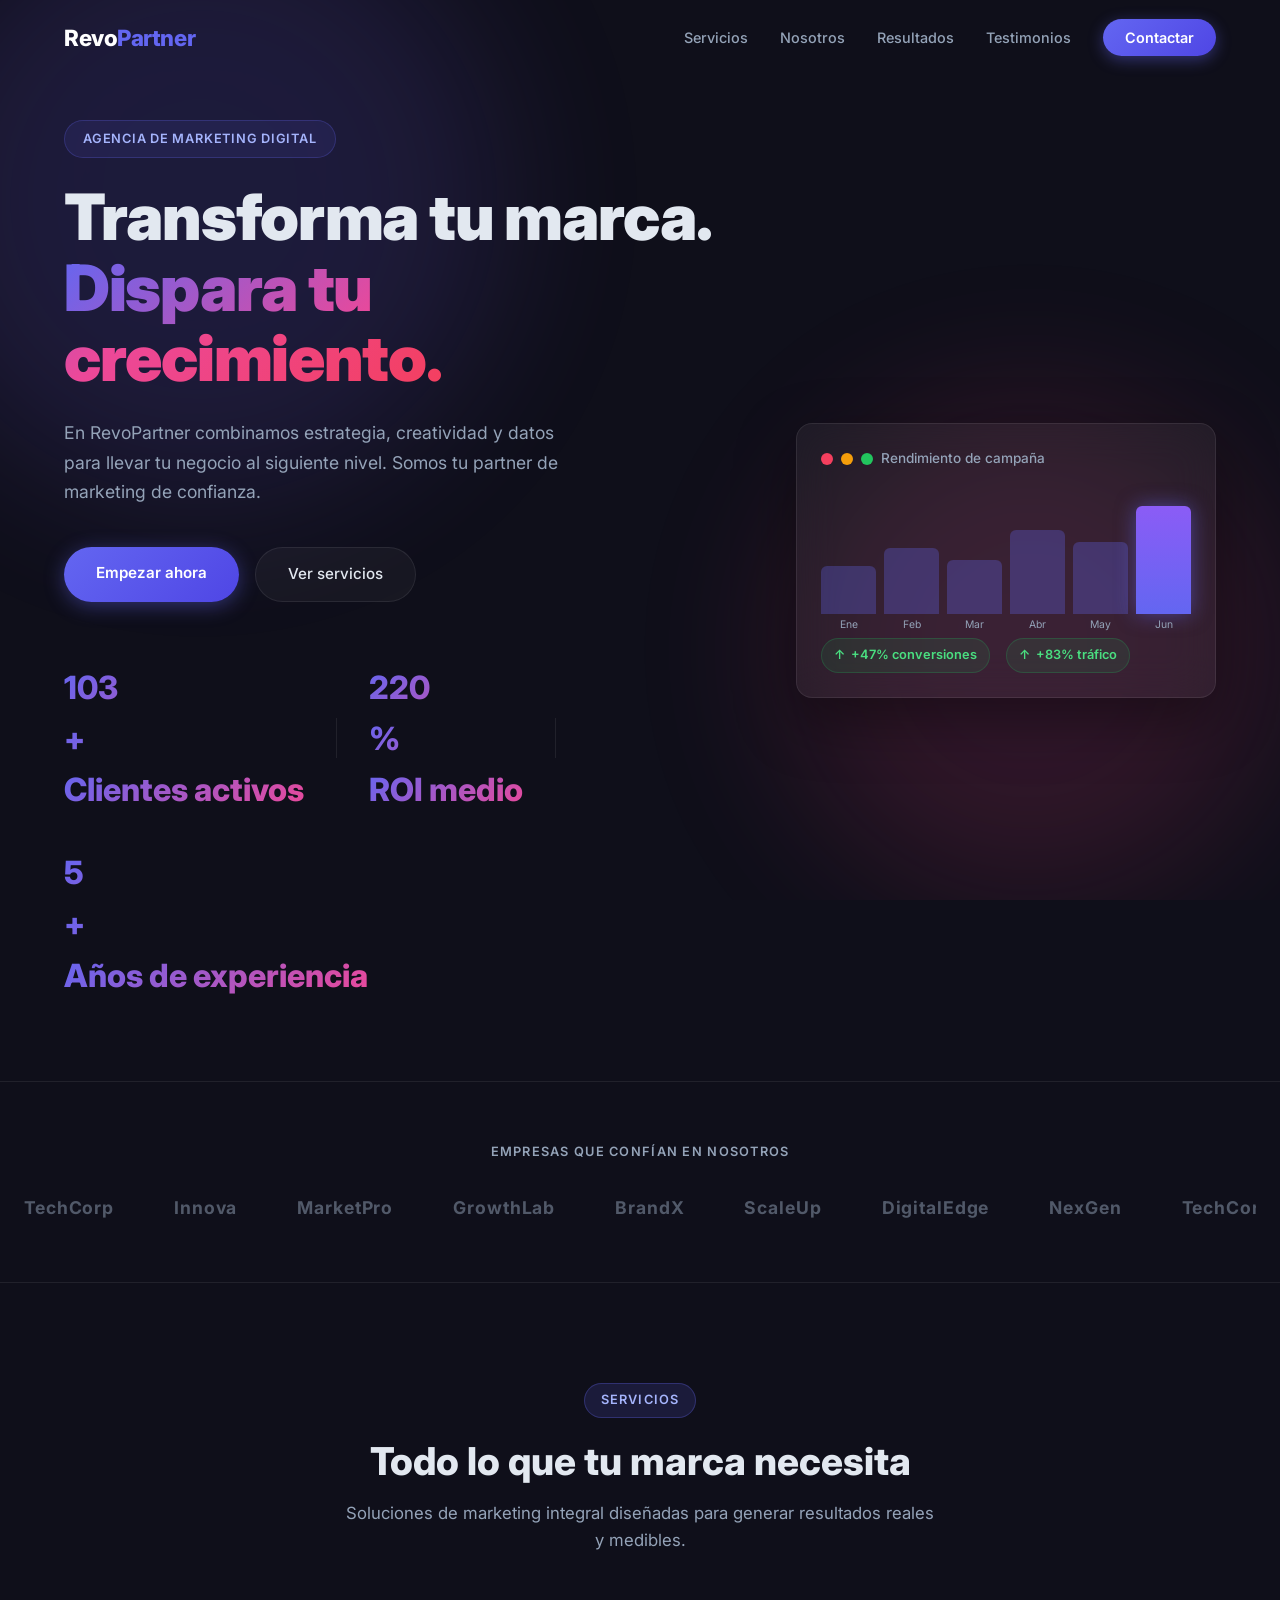
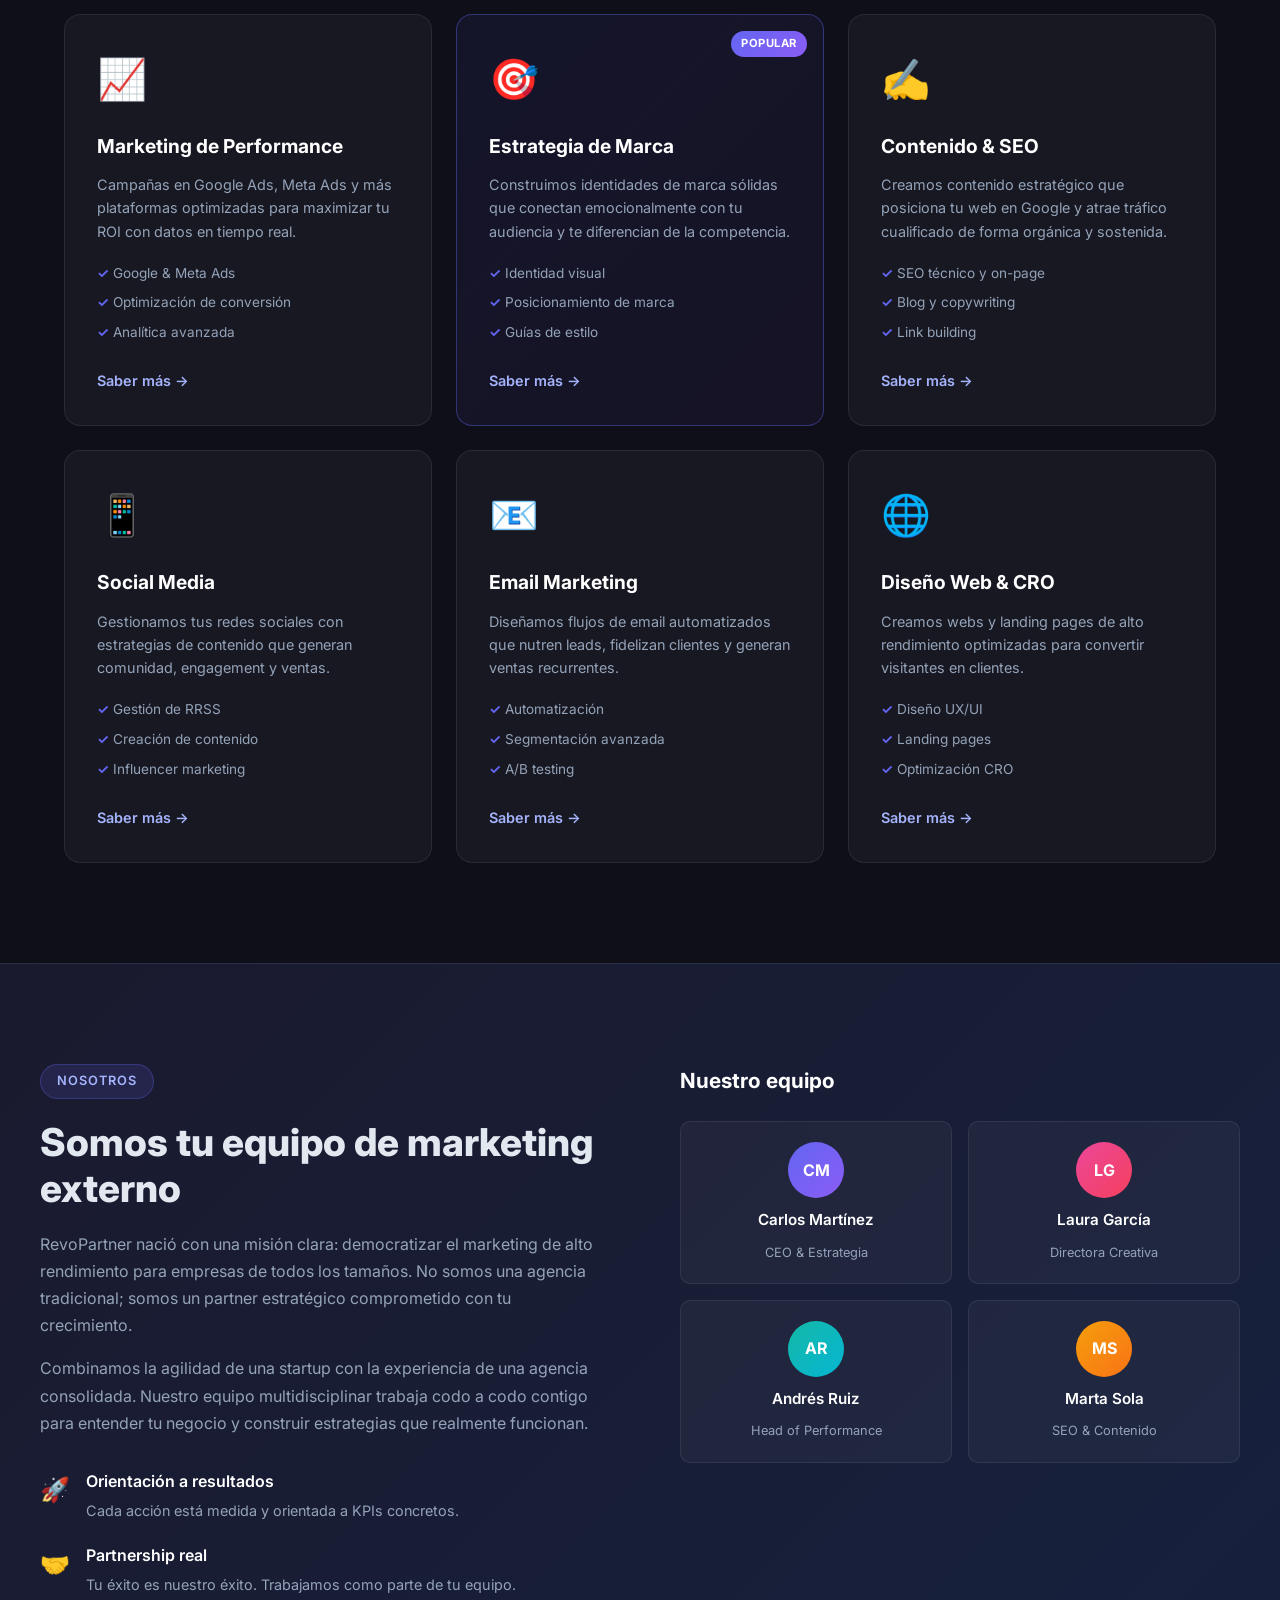
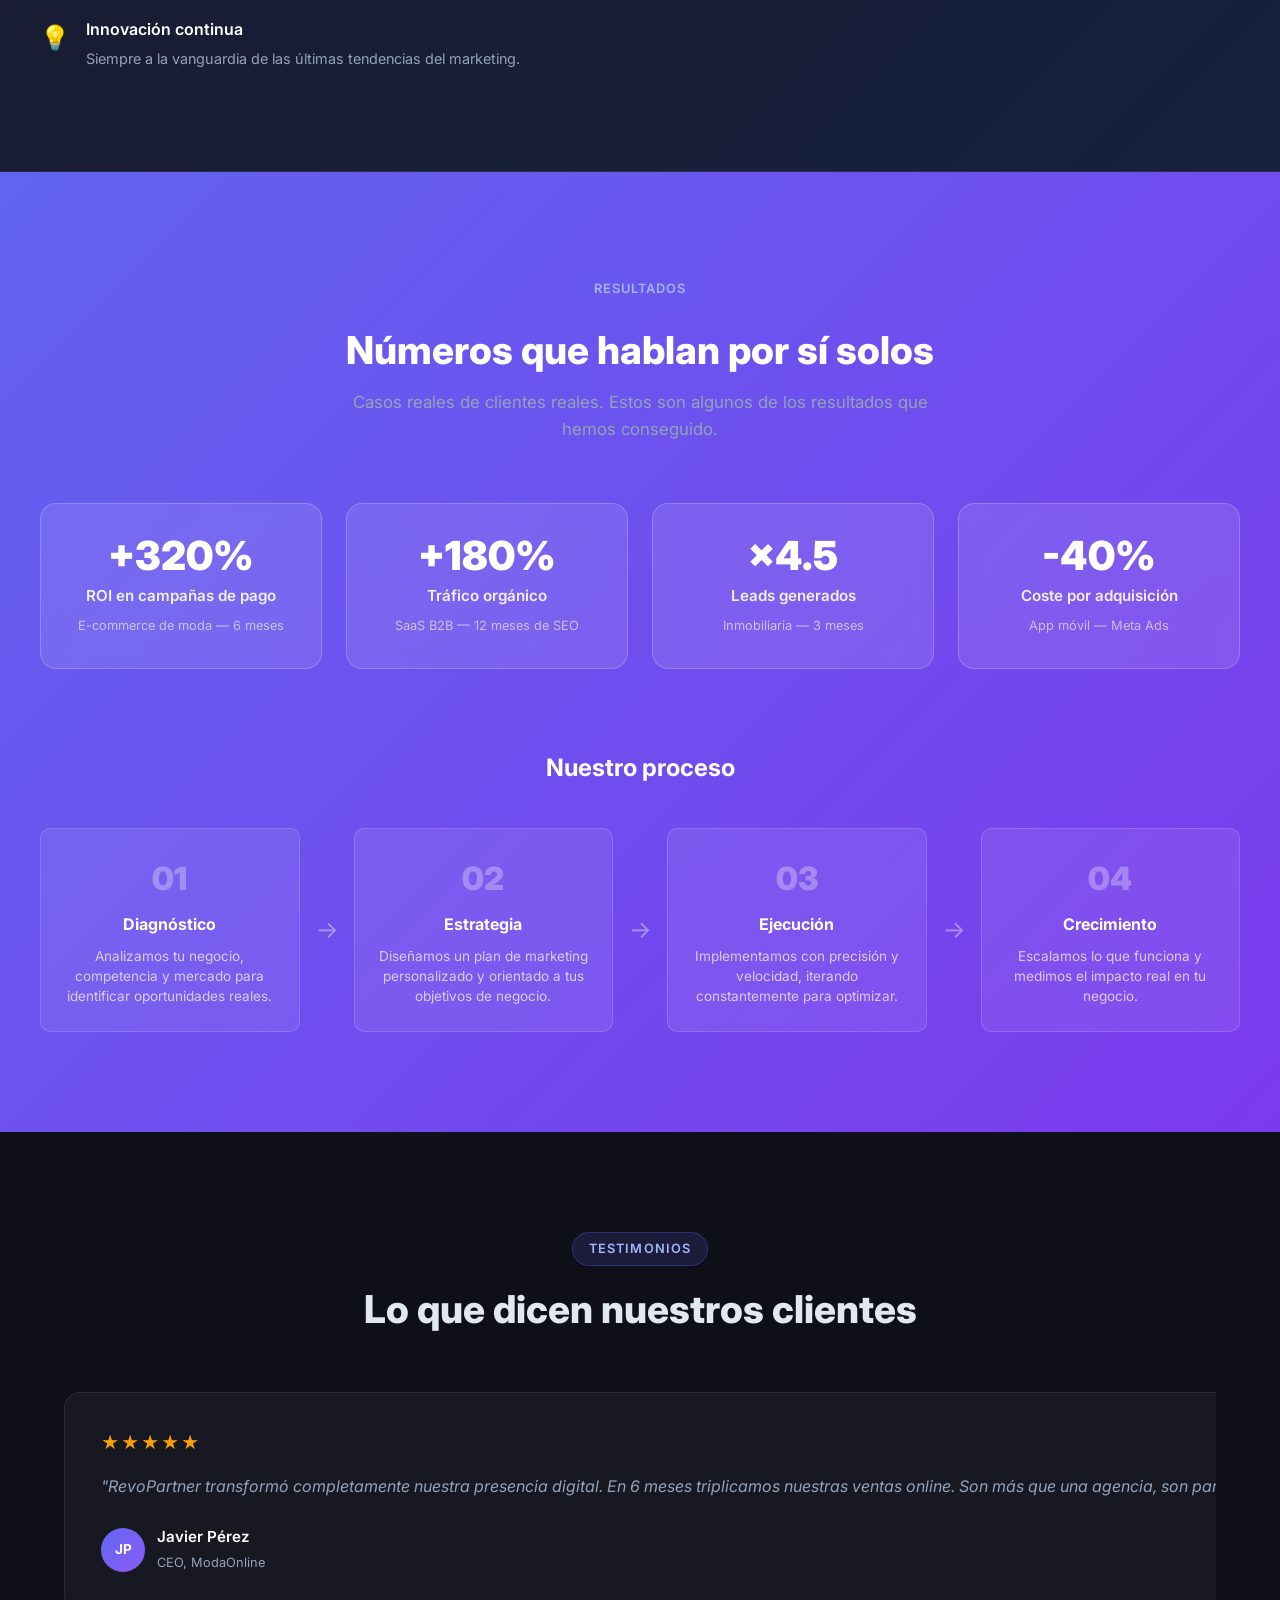
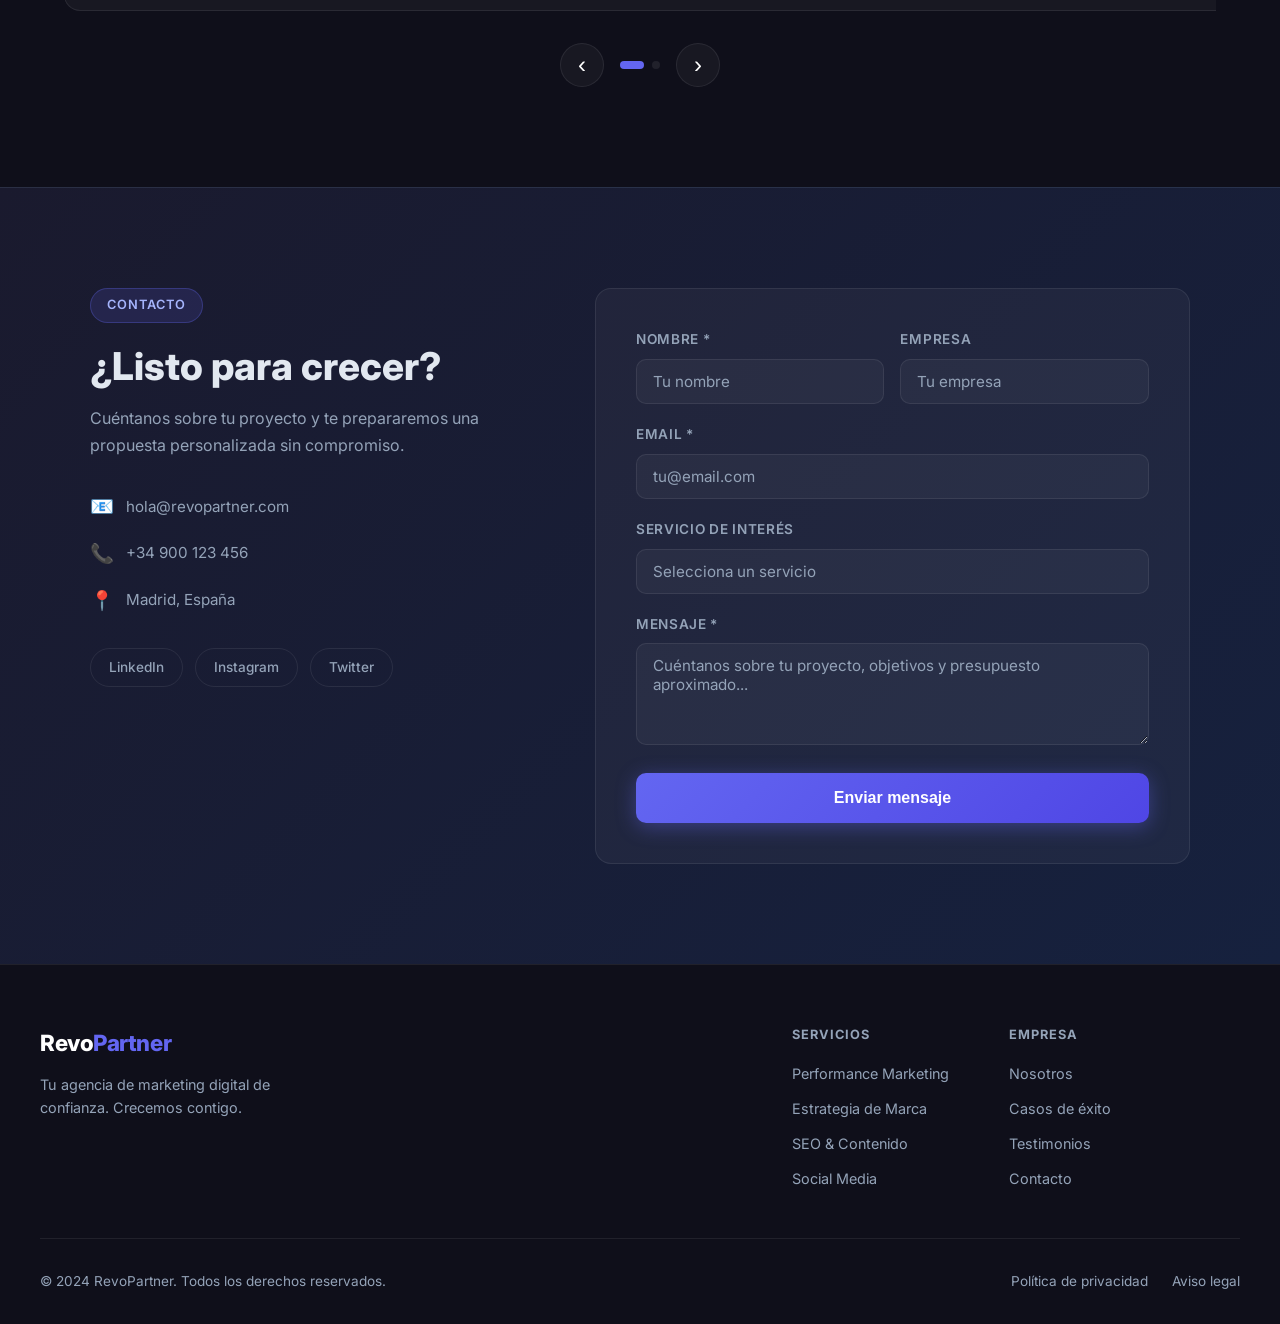
<file: index.html>
<!DOCTYPE html>
<html lang="es">
<head>
  <meta charset="UTF-8" />
  <meta name="viewport" content="width=device-width, initial-scale=1.0" />
  <title>RevoPartner | Agencia de Marketing Digital</title>
  <link rel="stylesheet" href="styles.css" />
  <link rel="preconnect" href="https://fonts.googleapis.com" />
  <link href="https://fonts.googleapis.com/css2?family=Inter:wght@300;400;500;600;700;800;900&display=swap" rel="stylesheet" />
</head>
<body>

  <!-- NAV -->
  <nav id="navbar">
    <div class="nav-container">
      <a href="#hero" class="logo">Revo<span>Partner</span></a>
      <ul class="nav-links" id="nav-links">
        <li><a href="#servicios">Servicios</a></li>
        <li><a href="#nosotros">Nosotros</a></li>
        <li><a href="#resultados">Resultados</a></li>
        <li><a href="#testimonios">Testimonios</a></li>
        <li><a href="#contacto" class="nav-cta">Contactar</a></li>
      </ul>
      <button class="hamburger" id="hamburger" aria-label="Menú">
        <span></span><span></span><span></span>
      </button>
    </div>
  </nav>

  <!-- HERO -->
  <section id="hero">
    <div class="hero-bg">
      <div class="hero-blob blob1"></div>
      <div class="hero-blob blob2"></div>
    </div>
    <div class="hero-content">
      <span class="hero-badge">Agencia de Marketing Digital</span>
      <h1>Transforma tu marca.<br /><span class="gradient-text">Dispara tu crecimiento.</span></h1>
      <p class="hero-subtitle">En RevoPartner combinamos estrategia, creatividad y datos para llevar tu negocio al siguiente nivel. Somos tu partner de marketing de confianza.</p>
      <div class="hero-actions">
        <a href="#contacto" class="btn-primary">Empezar ahora</a>
        <a href="#servicios" class="btn-secondary">Ver servicios</a>
      </div>
      <div class="hero-stats">
        <div class="stat">
          <span class="stat-number" data-target="150">0</span><span>+</span>
          <span class="stat-label">Clientes activos</span>
        </div>
        <div class="stat-divider"></div>
        <div class="stat">
          <span class="stat-number" data-target="320">0</span><span>%</span>
          <span class="stat-label">ROI medio</span>
        </div>
        <div class="stat-divider"></div>
        <div class="stat">
          <span class="stat-number" data-target="8">0</span><span>+</span>
          <span class="stat-label">Años de experiencia</span>
        </div>
      </div>
    </div>
    <div class="hero-visual">
      <div class="dashboard-card">
        <div class="card-header">
          <div class="dot red"></div><div class="dot yellow"></div><div class="dot green"></div>
          <span>Rendimiento de campaña</span>
        </div>
        <div class="chart-area">
          <div class="chart-bars">
            <div class="bar" style="height:40%" data-label="Ene"></div>
            <div class="bar" style="height:55%" data-label="Feb"></div>
            <div class="bar" style="height:45%" data-label="Mar"></div>
            <div class="bar" style="height:70%" data-label="Abr"></div>
            <div class="bar" style="height:60%" data-label="May"></div>
            <div class="bar active" style="height:90%" data-label="Jun"></div>
          </div>
        </div>
        <div class="card-metrics">
          <div class="metric">
            <span class="metric-icon">↑</span>
            <span>+47% conversiones</span>
          </div>
          <div class="metric">
            <span class="metric-icon">↑</span>
            <span>+83% tráfico</span>
          </div>
        </div>
      </div>
    </div>
  </section>

  <!-- LOGOS -->
  <section id="logos">
    <p class="logos-title">Empresas que confían en nosotros</p>
    <div class="logos-track">
      <div class="logos-inner">
        <span>TechCorp</span><span>Innova</span><span>MarketPro</span><span>GrowthLab</span>
        <span>BrandX</span><span>ScaleUp</span><span>DigitalEdge</span><span>NexGen</span>
        <span>TechCorp</span><span>Innova</span><span>MarketPro</span><span>GrowthLab</span>
        <span>BrandX</span><span>ScaleUp</span><span>DigitalEdge</span><span>NexGen</span>
      </div>
    </div>
  </section>

  <!-- SERVICIOS -->
  <section id="servicios">
    <div class="section-header">
      <span class="section-badge">Servicios</span>
      <h2>Todo lo que tu marca necesita</h2>
      <p>Soluciones de marketing integral diseñadas para generar resultados reales y medibles.</p>
    </div>
    <div class="services-grid">
      <div class="service-card" data-index="0">
        <div class="service-icon">📈</div>
        <h3>Marketing de Performance</h3>
        <p>Campañas en Google Ads, Meta Ads y más plataformas optimizadas para maximizar tu ROI con datos en tiempo real.</p>
        <ul>
          <li>Google & Meta Ads</li>
          <li>Optimización de conversión</li>
          <li>Analítica avanzada</li>
        </ul>
        <a href="#contacto" class="service-link">Saber más →</a>
      </div>
      <div class="service-card featured" data-index="1">
        <div class="service-badge-card">Popular</div>
        <div class="service-icon">🎯</div>
        <h3>Estrategia de Marca</h3>
        <p>Construimos identidades de marca sólidas que conectan emocionalmente con tu audiencia y te diferencian de la competencia.</p>
        <ul>
          <li>Identidad visual</li>
          <li>Posicionamiento de marca</li>
          <li>Guías de estilo</li>
        </ul>
        <a href="#contacto" class="service-link">Saber más →</a>
      </div>
      <div class="service-card" data-index="2">
        <div class="service-icon">✍️</div>
        <h3>Contenido & SEO</h3>
        <p>Creamos contenido estratégico que posiciona tu web en Google y atrae tráfico cualificado de forma orgánica y sostenida.</p>
        <ul>
          <li>SEO técnico y on-page</li>
          <li>Blog y copywriting</li>
          <li>Link building</li>
        </ul>
        <a href="#contacto" class="service-link">Saber más →</a>
      </div>
      <div class="service-card" data-index="3">
        <div class="service-icon">📱</div>
        <h3>Social Media</h3>
        <p>Gestionamos tus redes sociales con estrategias de contenido que generan comunidad, engagement y ventas.</p>
        <ul>
          <li>Gestión de RRSS</li>
          <li>Creación de contenido</li>
          <li>Influencer marketing</li>
        </ul>
        <a href="#contacto" class="service-link">Saber más →</a>
      </div>
      <div class="service-card" data-index="4">
        <div class="service-icon">📧</div>
        <h3>Email Marketing</h3>
        <p>Diseñamos flujos de email automatizados que nutren leads, fidelizan clientes y generan ventas recurrentes.</p>
        <ul>
          <li>Automatización</li>
          <li>Segmentación avanzada</li>
          <li>A/B testing</li>
        </ul>
        <a href="#contacto" class="service-link">Saber más →</a>
      </div>
      <div class="service-card" data-index="5">
        <div class="service-icon">🌐</div>
        <h3>Diseño Web & CRO</h3>
        <p>Creamos webs y landing pages de alto rendimiento optimizadas para convertir visitantes en clientes.</p>
        <ul>
          <li>Diseño UX/UI</li>
          <li>Landing pages</li>
          <li>Optimización CRO</li>
        </ul>
        <a href="#contacto" class="service-link">Saber más →</a>
      </div>
    </div>
  </section>

  <!-- NOSOTROS -->
  <section id="nosotros">
    <div class="nosotros-content">
      <div class="nosotros-text">
        <span class="section-badge">Nosotros</span>
        <h2>Somos tu equipo de marketing externo</h2>
        <p>RevoPartner nació con una misión clara: democratizar el marketing de alto rendimiento para empresas de todos los tamaños. No somos una agencia tradicional; somos un partner estratégico comprometido con tu crecimiento.</p>
        <p>Combinamos la agilidad de una startup con la experiencia de una agencia consolidada. Nuestro equipo multidisciplinar trabaja codo a codo contigo para entender tu negocio y construir estrategias que realmente funcionan.</p>
        <div class="nosotros-values">
          <div class="value-item">
            <span class="value-icon">🚀</span>
            <div>
              <strong>Orientación a resultados</strong>
              <p>Cada acción está medida y orientada a KPIs concretos.</p>
            </div>
          </div>
          <div class="value-item">
            <span class="value-icon">🤝</span>
            <div>
              <strong>Partnership real</strong>
              <p>Tu éxito es nuestro éxito. Trabajamos como parte de tu equipo.</p>
            </div>
          </div>
          <div class="value-item">
            <span class="value-icon">💡</span>
            <div>
              <strong>Innovación continua</strong>
              <p>Siempre a la vanguardia de las últimas tendencias del marketing.</p>
            </div>
          </div>
        </div>
      </div>
      <div class="nosotros-team">
        <h3>Nuestro equipo</h3>
        <div class="team-grid">
          <div class="team-card">
            <div class="avatar" style="background: linear-gradient(135deg, #6366f1, #8b5cf6)">CM</div>
            <strong>Carlos Martínez</strong>
            <span>CEO & Estrategia</span>
          </div>
          <div class="team-card">
            <div class="avatar" style="background: linear-gradient(135deg, #ec4899, #f43f5e)">LG</div>
            <strong>Laura García</strong>
            <span>Directora Creativa</span>
          </div>
          <div class="team-card">
            <div class="avatar" style="background: linear-gradient(135deg, #14b8a6, #06b6d4)">AR</div>
            <strong>Andrés Ruiz</strong>
            <span>Head of Performance</span>
          </div>
          <div class="team-card">
            <div class="avatar" style="background: linear-gradient(135deg, #f59e0b, #f97316)">MS</div>
            <strong>Marta Sola</strong>
            <span>SEO & Contenido</span>
          </div>
        </div>
      </div>
    </div>
  </section>

  <!-- RESULTADOS -->
  <section id="resultados">
    <div class="section-header light">
      <span class="section-badge">Resultados</span>
      <h2>Números que hablan por sí solos</h2>
      <p>Casos reales de clientes reales. Estos son algunos de los resultados que hemos conseguido.</p>
    </div>
    <div class="results-grid">
      <div class="result-card">
        <div class="result-number">+320%</div>
        <div class="result-label">ROI en campañas de pago</div>
        <div class="result-desc">E-commerce de moda — 6 meses</div>
      </div>
      <div class="result-card">
        <div class="result-number">+180%</div>
        <div class="result-label">Tráfico orgánico</div>
        <div class="result-desc">SaaS B2B — 12 meses de SEO</div>
      </div>
      <div class="result-card">
        <div class="result-number">×4.5</div>
        <div class="result-label">Leads generados</div>
        <div class="result-desc">Inmobiliaria — 3 meses</div>
      </div>
      <div class="result-card">
        <div class="result-number">-40%</div>
        <div class="result-label">Coste por adquisición</div>
        <div class="result-desc">App móvil — Meta Ads</div>
      </div>
    </div>
    <div class="process-section">
      <h3>Nuestro proceso</h3>
      <div class="process-steps">
        <div class="step">
          <div class="step-number">01</div>
          <h4>Diagnóstico</h4>
          <p>Analizamos tu negocio, competencia y mercado para identificar oportunidades reales.</p>
        </div>
        <div class="step-arrow">→</div>
        <div class="step">
          <div class="step-number">02</div>
          <h4>Estrategia</h4>
          <p>Diseñamos un plan de marketing personalizado y orientado a tus objetivos de negocio.</p>
        </div>
        <div class="step-arrow">→</div>
        <div class="step">
          <div class="step-number">03</div>
          <h4>Ejecución</h4>
          <p>Implementamos con precisión y velocidad, iterando constantemente para optimizar.</p>
        </div>
        <div class="step-arrow">→</div>
        <div class="step">
          <div class="step-number">04</div>
          <h4>Crecimiento</h4>
          <p>Escalamos lo que funciona y medimos el impacto real en tu negocio.</p>
        </div>
      </div>
    </div>
  </section>

  <!-- TESTIMONIOS -->
  <section id="testimonios">
    <div class="section-header">
      <span class="section-badge">Testimonios</span>
      <h2>Lo que dicen nuestros clientes</h2>
    </div>
    <div class="testimonios-slider" id="testimonios-slider">
      <div class="testimonios-track" id="testimonios-track">
        <div class="testimonio-card">
          <div class="stars">★★★★★</div>
          <p>"RevoPartner transformó completamente nuestra presencia digital. En 6 meses triplicamos nuestras ventas online. Son más que una agencia, son parte de nuestro equipo."</p>
          <div class="testimonio-author">
            <div class="avatar-sm" style="background: linear-gradient(135deg, #6366f1, #8b5cf6)">JP</div>
            <div>
              <strong>Javier Pérez</strong>
              <span>CEO, ModaOnline</span>
            </div>
          </div>
        </div>
        <div class="testimonio-card">
          <div class="stars">★★★★★</div>
          <p>"El equipo de RevoPartner es increíblemente profesional. Nuestra estrategia de contenidos y SEO nos ha posicionado como líderes del sector. 100% recomendables."</p>
          <div class="testimonio-author">
            <div class="avatar-sm" style="background: linear-gradient(135deg, #14b8a6, #06b6d4)">AI</div>
            <div>
              <strong>Ana Iglesias</strong>
              <span>Marketing Manager, TechSaaS</span>
            </div>
          </div>
        </div>
        <div class="testimonio-card">
          <div class="stars">★★★★★</div>
          <p>"Llevamos 2 años trabajando con RevoPartner y los resultados no paran de crecer. Su enfoque data-driven y su transparencia marcan la diferencia."</p>
          <div class="testimonio-author">
            <div class="avatar-sm" style="background: linear-gradient(135deg, #f59e0b, #f97316)">RM</div>
            <div>
              <strong>Roberto Molina</strong>
              <span>Director Comercial, InmoGroup</span>
            </div>
          </div>
        </div>
        <div class="testimonio-card">
          <div class="stars">★★★★★</div>
          <p>"Desde el primer día demostraron entender nuestro negocio. Las campañas de Meta Ads que gestionan generan un ROI que jamás habíamos conseguido internamente."</p>
          <div class="testimonio-author">
            <div class="avatar-sm" style="background: linear-gradient(135deg, #ec4899, #f43f5e)">SV</div>
            <div>
              <strong>Sofía Vidal</strong>
              <span>Fundadora, BeautyBrand</span>
            </div>
          </div>
        </div>
      </div>
    </div>
    <div class="slider-controls">
      <button id="prev-btn" class="slider-btn" aria-label="Anterior">‹</button>
      <div class="slider-dots" id="slider-dots"></div>
      <button id="next-btn" class="slider-btn" aria-label="Siguiente">›</button>
    </div>
  </section>

  <!-- CONTACTO -->
  <section id="contacto">
    <div class="contacto-wrapper">
      <div class="contacto-info">
        <span class="section-badge">Contacto</span>
        <h2>¿Listo para crecer?</h2>
        <p>Cuéntanos sobre tu proyecto y te prepararemos una propuesta personalizada sin compromiso.</p>
        <div class="contact-items">
          <div class="contact-item">
            <span>📧</span>
            <span>hola@revopartner.com</span>
          </div>
          <div class="contact-item">
            <span>📞</span>
            <span>+34 900 123 456</span>
          </div>
          <div class="contact-item">
            <span>📍</span>
            <span>Madrid, España</span>
          </div>
        </div>
        <div class="social-links">
          <a href="#" class="social-btn">LinkedIn</a>
          <a href="#" class="social-btn">Instagram</a>
          <a href="#" class="social-btn">Twitter</a>
        </div>
      </div>
      <form class="contacto-form" id="contacto-form">
        <div class="form-row">
          <div class="form-group">
            <label>Nombre *</label>
            <input type="text" placeholder="Tu nombre" required />
          </div>
          <div class="form-group">
            <label>Empresa</label>
            <input type="text" placeholder="Tu empresa" />
          </div>
        </div>
        <div class="form-group">
          <label>Email *</label>
          <input type="email" placeholder="tu@email.com" required />
        </div>
        <div class="form-group">
          <label>Servicio de interés</label>
          <select>
            <option value="">Selecciona un servicio</option>
            <option>Marketing de Performance</option>
            <option>Estrategia de Marca</option>
            <option>Contenido & SEO</option>
            <option>Social Media</option>
            <option>Email Marketing</option>
            <option>Diseño Web & CRO</option>
            <option>Servicio completo</option>
          </select>
        </div>
        <div class="form-group">
          <label>Mensaje *</label>
          <textarea placeholder="Cuéntanos sobre tu proyecto, objetivos y presupuesto aproximado..." rows="4" required></textarea>
        </div>
        <button type="submit" class="btn-primary full-width">Enviar mensaje</button>
        <div id="form-success" class="form-success hidden">
          ✅ ¡Mensaje enviado! Nos pondremos en contacto contigo en menos de 24h.
        </div>
      </form>
    </div>
  </section>

  <!-- FOOTER -->
  <footer>
    <div class="footer-content">
      <div class="footer-brand">
        <a href="#hero" class="logo">Revo<span>Partner</span></a>
        <p>Tu agencia de marketing digital de confianza. Crecemos contigo.</p>
      </div>
      <div class="footer-links">
        <div class="footer-col">
          <h4>Servicios</h4>
          <a href="#servicios">Performance Marketing</a>
          <a href="#servicios">Estrategia de Marca</a>
          <a href="#servicios">SEO & Contenido</a>
          <a href="#servicios">Social Media</a>
        </div>
        <div class="footer-col">
          <h4>Empresa</h4>
          <a href="#nosotros">Nosotros</a>
          <a href="#resultados">Casos de éxito</a>
          <a href="#testimonios">Testimonios</a>
          <a href="#contacto">Contacto</a>
        </div>
      </div>
    </div>
    <div class="footer-bottom">
      <p>© 2024 RevoPartner. Todos los derechos reservados.</p>
      <div class="footer-legal">
        <a href="#">Política de privacidad</a>
        <a href="#">Aviso legal</a>
      </div>
    </div>
  </footer>

  <script src="app.js"></script>
</body>
</html>
</file>
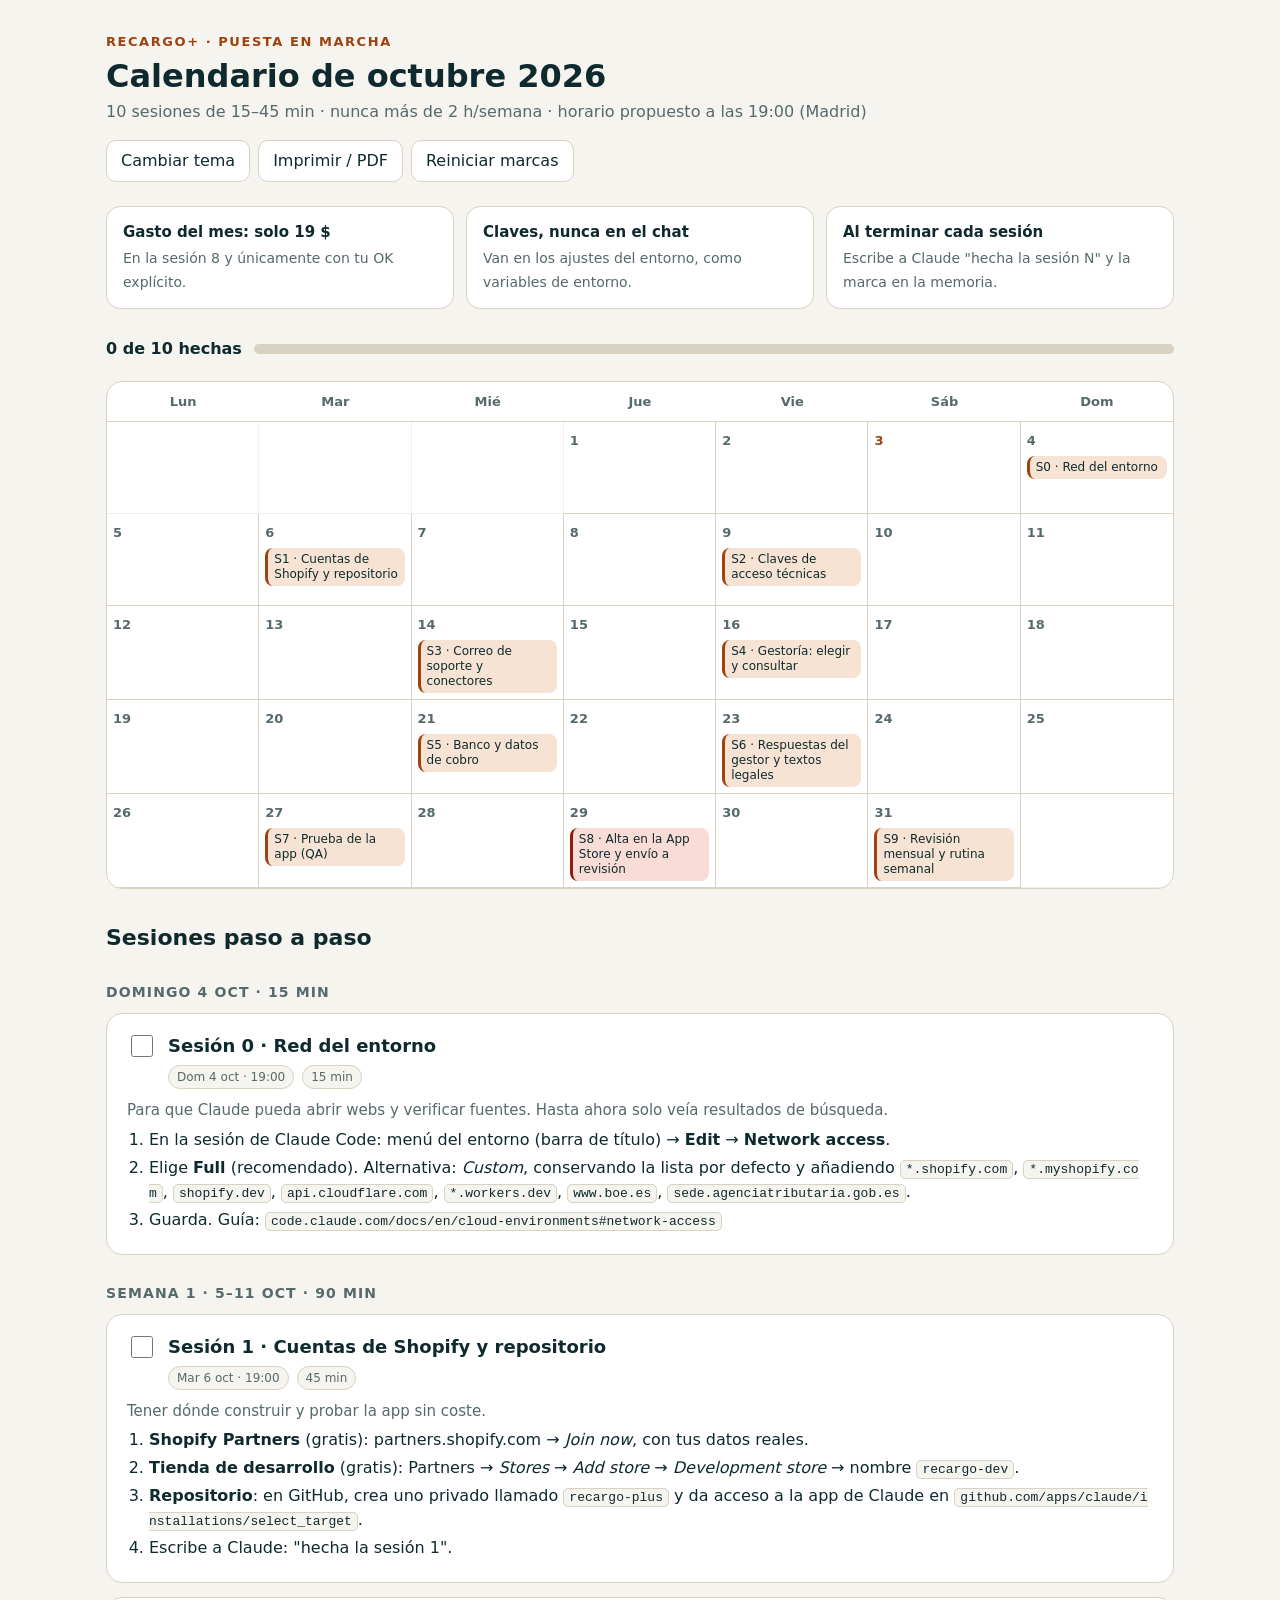
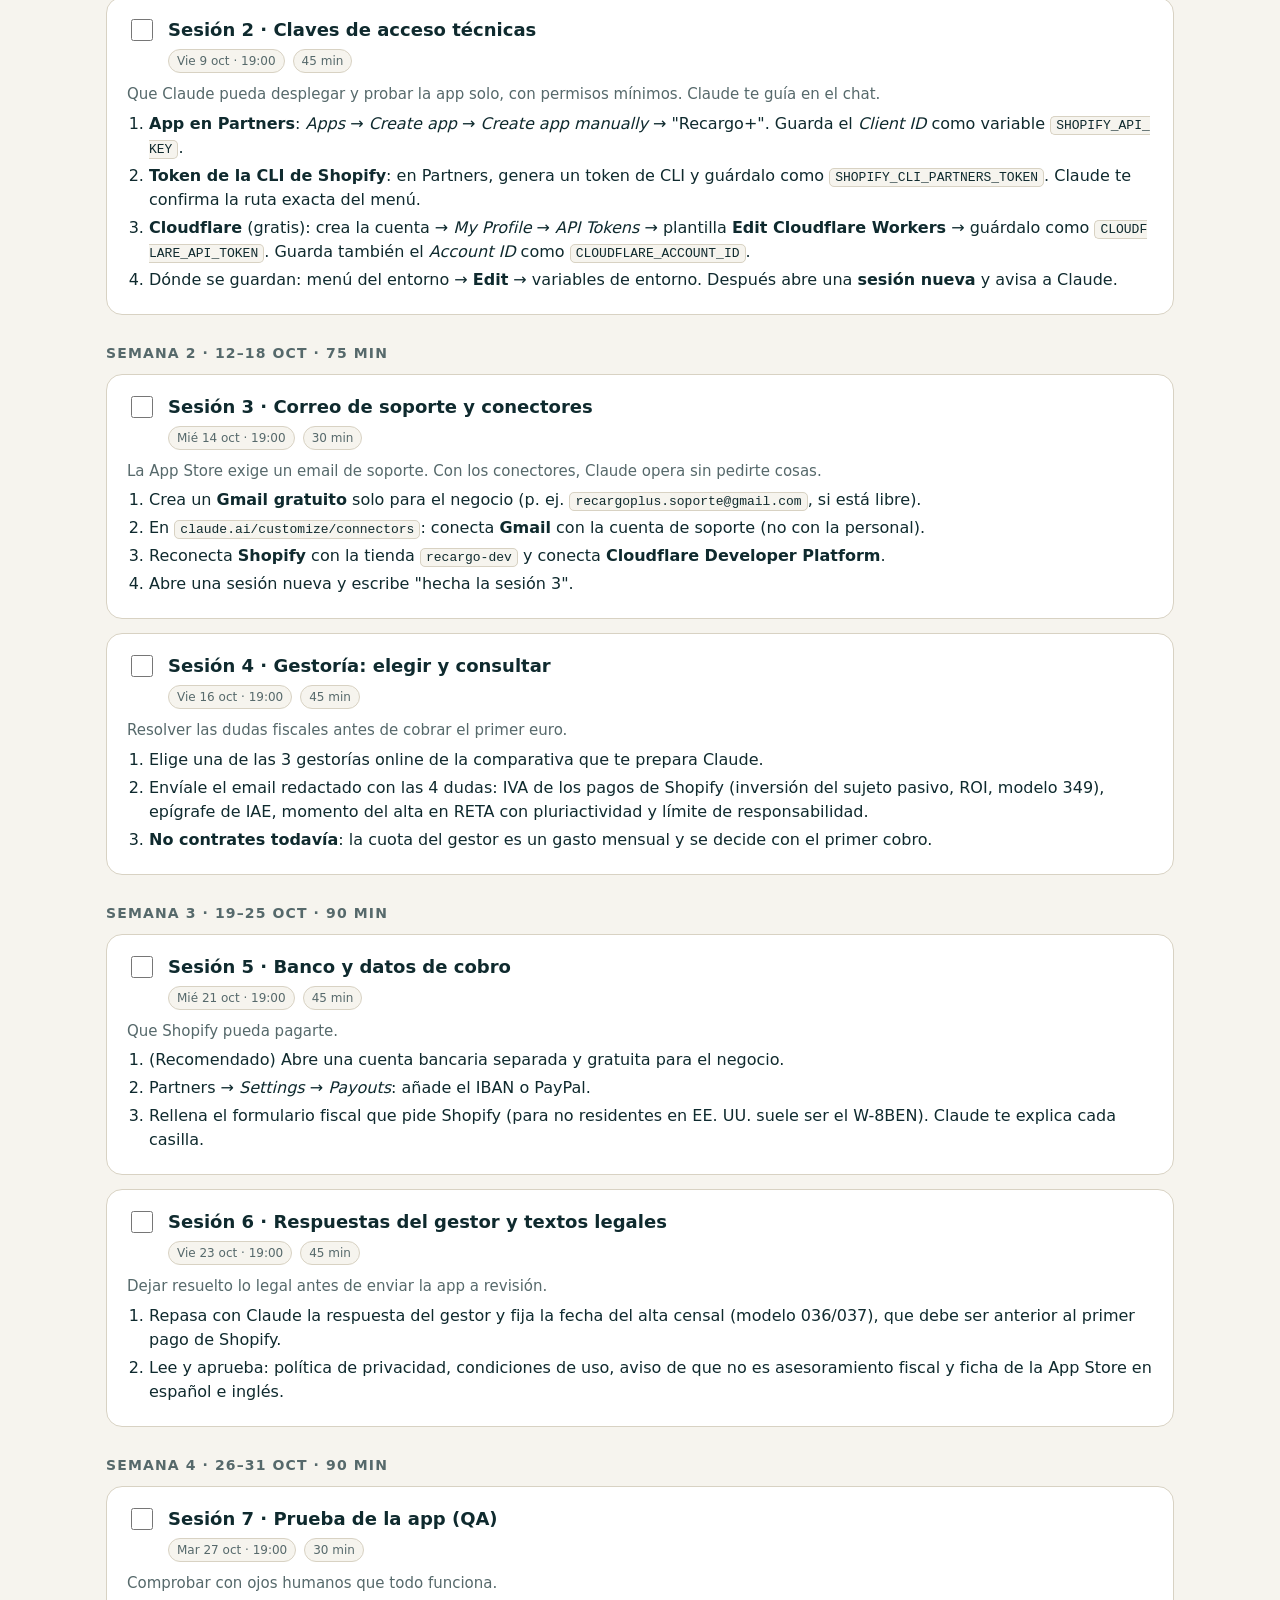
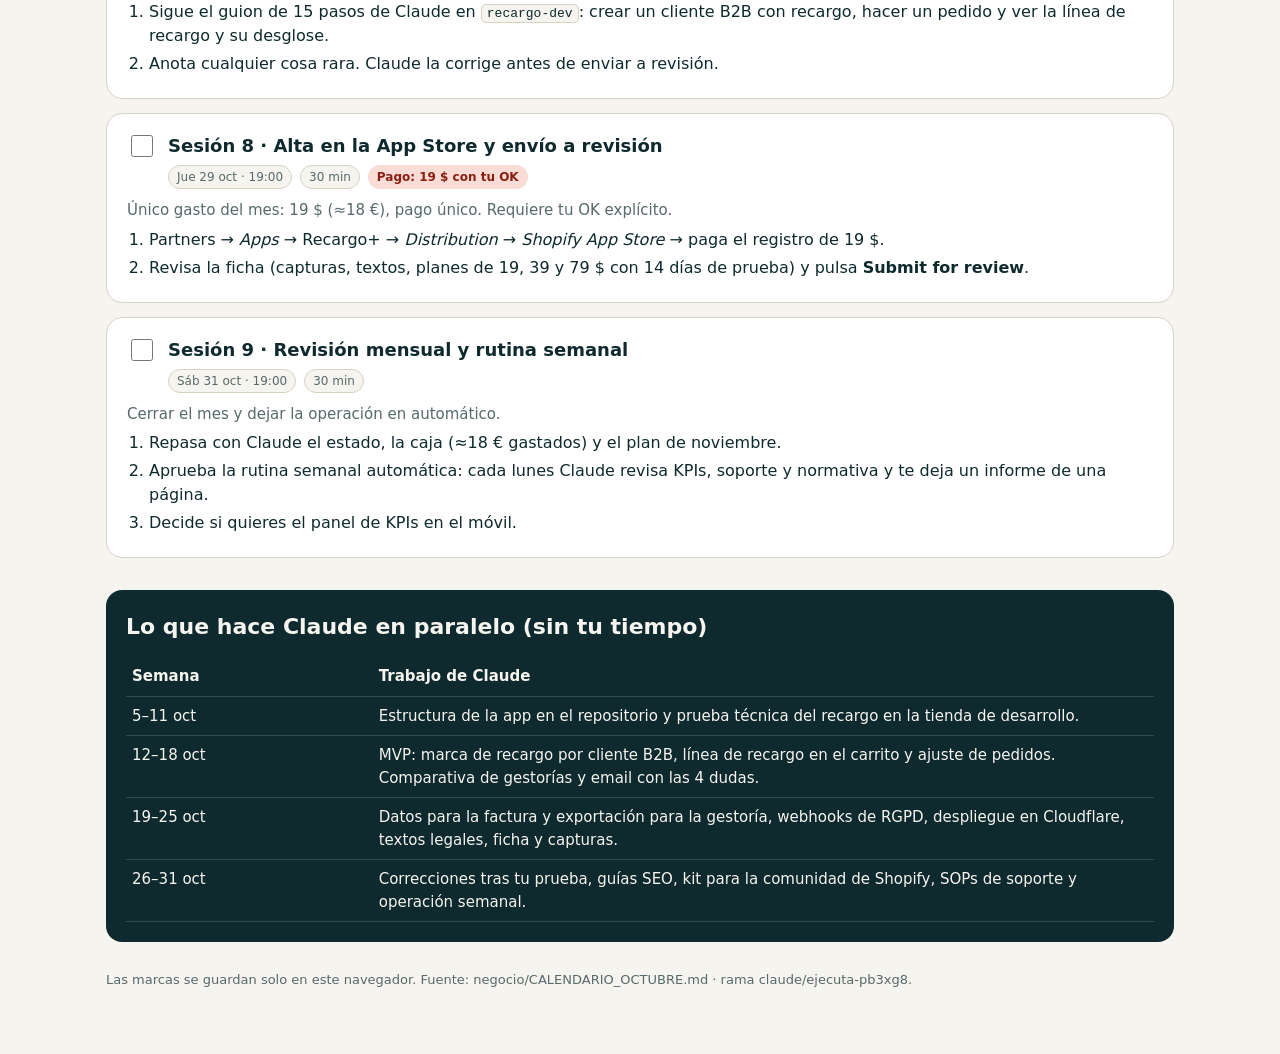
<file: negocio/calendario_octubre_recargo.html>
<!doctype html>
<html lang="es">
<head>
<meta charset="utf-8">
<meta name="viewport" content="width=device-width, initial-scale=1">
<title>Calendario octubre · Recargo+</title>
<style>
:root{
  --bg:#F6F4EE; --surface:#FFFFFF; --ink:#0F2A2E; --muted:#56696B; --line:#D8D2C3;
  --accent:#9E4310; --accent-soft:#F6E3D3; --dark:#0F2A2E; --dark-ink:#F6F4EE;
  --done:#2F6B4F; --done-soft:#DCEEE4; --pay:#8A1F11; --pay-soft:#F9DCD6;
}
@media (prefers-color-scheme: dark){
  :root:not([data-theme="light"]){
    --bg:#0E1A1C; --surface:#152629; --ink:#E9EFEE; --muted:#9FB2B2; --line:#2A4044;
    --accent:#F2A65A; --accent-soft:#3A2A1C; --dark:#1C3A3F; --dark-ink:#F6F4EE;
    --done:#7FD1A6; --done-soft:#17352A; --pay:#FF9C8A; --pay-soft:#3B1E1A;
  }
}
:root[data-theme="dark"]{
  --bg:#0E1A1C; --surface:#152629; --ink:#E9EFEE; --muted:#9FB2B2; --line:#2A4044;
  --accent:#F2A65A; --accent-soft:#3A2A1C; --dark:#1C3A3F; --dark-ink:#F6F4EE;
  --done:#7FD1A6; --done-soft:#17352A; --pay:#FF9C8A; --pay-soft:#3B1E1A;
}
*{box-sizing:border-box}
body{margin:0;background:var(--bg);color:var(--ink);font:16px/1.5 system-ui,-apple-system,"Segoe UI",Roboto,Arial,sans-serif}
.wrap{max-width:1100px;margin:0 auto;padding:32px 16px 64px}
header{display:flex;flex-wrap:wrap;gap:16px;justify-content:space-between;align-items:flex-end;margin-bottom:24px}
h1{font-size:32px;line-height:1.15;margin:0}
.eyebrow{font-size:13px;letter-spacing:.12em;text-transform:uppercase;color:var(--accent);font-weight:700;margin:0 0 6px}
.sub{color:var(--muted);margin:6px 0 0}
.tools{display:flex;gap:8px;flex-wrap:wrap}
button{font:inherit;border:1px solid var(--line);background:var(--surface);color:var(--ink);padding:8px 14px;border-radius:10px;cursor:pointer}
button:hover{border-color:var(--accent)}
.rules{display:grid;grid-template-columns:repeat(auto-fit,minmax(220px,1fr));gap:12px;margin:0 0 28px}
.rule{background:var(--surface);border:1px solid var(--line);border-radius:14px;padding:14px 16px}
.rule b{display:block;font-size:15px;margin-bottom:2px}
.rule span{color:var(--muted);font-size:14px}
.progress{display:flex;align-items:center;gap:12px;margin:0 0 20px}
.bar{flex:1;height:10px;background:var(--line);border-radius:99px;overflow:hidden}
.bar i{display:block;height:100%;width:0;background:var(--done);transition:width .3s}
/* Calendar grid */
.cal{background:var(--surface);border:1px solid var(--line);border-radius:16px;overflow:hidden;margin-bottom:32px}
.cal-head,.cal-grid{display:grid;grid-template-columns:repeat(7,1fr)}
.cal-head div{padding:10px 8px;font-size:13px;font-weight:700;color:var(--muted);text-align:center;border-bottom:1px solid var(--line)}
.day{min-height:92px;padding:6px;border-right:1px solid var(--line);border-bottom:1px solid var(--line);position:relative}
.day:nth-child(7n){border-right:none}
.day.out{background:transparent;opacity:.35}
.day .n{font-size:13px;font-weight:700;color:var(--muted)}
.day.today .n{color:var(--accent)}
.chip{display:block;margin-top:4px;padding:4px 6px;border-radius:8px;background:var(--accent-soft);color:var(--ink);font-size:12px;line-height:1.25;text-decoration:none;border-left:3px solid var(--accent)}
.chip.pay{background:var(--pay-soft);border-left-color:var(--pay)}
.chip.done{background:var(--done-soft);border-left-color:var(--done);text-decoration:line-through}
/* Session cards */
h2{font-size:22px;margin:0 0 14px}
.week{margin:28px 0 10px;font-size:14px;font-weight:700;color:var(--muted);text-transform:uppercase;letter-spacing:.08em}
.card{background:var(--surface);border:1px solid var(--line);border-radius:16px;padding:18px 20px;margin:0 0 14px}
.card.done{border-color:var(--done)}
.card-top{display:flex;gap:12px;align-items:flex-start}
.card-top input{width:22px;height:22px;margin-top:3px;accent-color:var(--done);flex:none;cursor:pointer}
.card h3{margin:0;font-size:18px}
.meta{display:flex;flex-wrap:wrap;gap:8px;margin:6px 0 0}
.tag{font-size:12px;padding:2px 8px;border-radius:99px;background:var(--bg);border:1px solid var(--line);color:var(--muted)}
.tag.pay{background:var(--pay-soft);color:var(--pay);border-color:transparent;font-weight:700}
.why{color:var(--muted);margin:10px 0 6px;font-size:15px}
ol{margin:6px 0 0;padding-left:22px}
li{margin:4px 0}
code{font-size:13px;background:var(--bg);padding:1px 5px;border-radius:5px;border:1px solid var(--line);word-break:break-all}
.claude{background:var(--dark);color:var(--dark-ink);border-radius:16px;padding:20px;margin-top:32px}
.claude h2{color:var(--dark-ink)}
.claude table{width:100%;border-collapse:collapse;font-size:15px}
.claude td,.claude th{text-align:left;padding:8px 6px;border-bottom:1px solid rgba(255,255,255,.15);vertical-align:top}
footer{color:var(--muted);font-size:13px;margin-top:28px}
@media (max-width:640px){
  .day{min-height:64px;padding:4px}
  .chip{font-size:0;padding:0;height:8px;margin-top:6px;border-left-width:0;border-radius:4px}
  h1{font-size:26px}
}
@media print{
  .tools{display:none}
  body{background:#fff;color:#000}
  .card,.cal{break-inside:avoid}
}
</style>
</head>
<body>
<div class="wrap">
<header>
  <div>
    <p class="eyebrow">Recargo+ · Puesta en marcha</p>
    <h1>Calendario de octubre 2026</h1>
    <p class="sub">10 sesiones de 15–45 min · nunca más de 2 h/semana · horario propuesto a las 19:00 (Madrid)</p>
  </div>
  <div class="tools">
    <button type="button" id="theme">Cambiar tema</button>
    <button type="button" onclick="window.print()">Imprimir / PDF</button>
    <button type="button" id="reset">Reiniciar marcas</button>
  </div>
</header>

<div class="rules">
  <div class="rule"><b>Gasto del mes: solo 19 $</b><span>En la sesión 8 y únicamente con tu OK explícito.</span></div>
  <div class="rule"><b>Claves, nunca en el chat</b><span>Van en los ajustes del entorno, como variables de entorno.</span></div>
  <div class="rule"><b>Al terminar cada sesión</b><span>Escribe a Claude "hecha la sesión N" y la marca en la memoria.</span></div>
</div>

<div class="progress"><strong id="pct">0 de 10 hechas</strong><div class="bar"><i id="barfill"></i></div></div>

<div class="cal" aria-label="Calendario de octubre 2026">
  <div class="cal-head"><div>Lun</div><div>Mar</div><div>Mié</div><div>Jue</div><div>Vie</div><div>Sáb</div><div>Dom</div></div>
  <div class="cal-grid" id="grid"></div>
</div>

<h2>Sesiones paso a paso</h2>
<div id="cards"></div>

<section class="claude">
  <h2>Lo que hace Claude en paralelo (sin tu tiempo)</h2>
  <table>
    <tr><th style="width:24%">Semana</th><th>Trabajo de Claude</th></tr>
    <tr><td>5–11 oct</td><td>Estructura de la app en el repositorio y prueba técnica del recargo en la tienda de desarrollo.</td></tr>
    <tr><td>12–18 oct</td><td>MVP: marca de recargo por cliente B2B, línea de recargo en el carrito y ajuste de pedidos. Comparativa de gestorías y email con las 4 dudas.</td></tr>
    <tr><td>19–25 oct</td><td>Datos para la factura y exportación para la gestoría, webhooks de RGPD, despliegue en Cloudflare, textos legales, ficha y capturas.</td></tr>
    <tr><td>26–31 oct</td><td>Correcciones tras tu prueba, guías SEO, kit para la comunidad de Shopify, SOPs de soporte y operación semanal.</td></tr>
  </table>
</section>

<footer>Las marcas se guardan solo en este navegador. Fuente: negocio/CALENDARIO_OCTUBRE.md · rama claude/ejecuta-pb3xg8.</footer>
</div>

<script>
const S = [
 {n:0,d:4,t:"15 min",title:"Red del entorno",why:"Para que Claude pueda abrir webs y verificar fuentes. Hasta ahora solo veía resultados de búsqueda.",
  steps:["En la sesión de Claude Code: menú del entorno (barra de título) → <b>Edit</b> → <b>Network access</b>.","Elige <b>Full</b> (recomendado). Alternativa: <i>Custom</i>, conservando la lista por defecto y añadiendo <code>*.shopify.com</code>, <code>*.myshopify.com</code>, <code>shopify.dev</code>, <code>api.cloudflare.com</code>, <code>*.workers.dev</code>, <code>www.boe.es</code>, <code>sede.agenciatributaria.gob.es</code>.","Guarda. Guía: <code>code.claude.com/docs/en/cloud-environments#network-access</code>"]},
 {n:1,d:6,t:"45 min",title:"Cuentas de Shopify y repositorio",why:"Tener dónde construir y probar la app sin coste.",
  steps:["<b>Shopify Partners</b> (gratis): partners.shopify.com → <i>Join now</i>, con tus datos reales.","<b>Tienda de desarrollo</b> (gratis): Partners → <i>Stores</i> → <i>Add store</i> → <i>Development store</i> → nombre <code>recargo-dev</code>.","<b>Repositorio</b>: en GitHub, crea uno privado llamado <code>recargo-plus</code> y da acceso a la app de Claude en <code>github.com/apps/claude/installations/select_target</code>.","Escribe a Claude: \"hecha la sesión 1\"."]},
 {n:2,d:9,t:"45 min",title:"Claves de acceso técnicas",why:"Que Claude pueda desplegar y probar la app solo, con permisos mínimos. Claude te guía en el chat.",
  steps:["<b>App en Partners</b>: <i>Apps</i> → <i>Create app</i> → <i>Create app manually</i> → \"Recargo+\". Guarda el <i>Client ID</i> como variable <code>SHOPIFY_API_KEY</code>.","<b>Token de la CLI de Shopify</b>: en Partners, genera un token de CLI y guárdalo como <code>SHOPIFY_CLI_PARTNERS_TOKEN</code>. Claude te confirma la ruta exacta del menú.","<b>Cloudflare</b> (gratis): crea la cuenta → <i>My Profile</i> → <i>API Tokens</i> → plantilla <b>Edit Cloudflare Workers</b> → guárdalo como <code>CLOUDFLARE_API_TOKEN</code>. Guarda también el <i>Account ID</i> como <code>CLOUDFLARE_ACCOUNT_ID</code>.","Dónde se guardan: menú del entorno → <b>Edit</b> → variables de entorno. Después abre una <b>sesión nueva</b> y avisa a Claude."]},
 {n:3,d:14,t:"30 min",title:"Correo de soporte y conectores",why:"La App Store exige un email de soporte. Con los conectores, Claude opera sin pedirte cosas.",
  steps:["Crea un <b>Gmail gratuito</b> solo para el negocio (p. ej. <code>recargoplus.soporte@gmail.com</code>, si está libre).","En <code>claude.ai/customize/connectors</code>: conecta <b>Gmail</b> con la cuenta de soporte (no con la personal).","Reconecta <b>Shopify</b> con la tienda <code>recargo-dev</code> y conecta <b>Cloudflare Developer Platform</b>.","Abre una sesión nueva y escribe \"hecha la sesión 3\"."]},
 {n:4,d:16,t:"45 min",title:"Gestoría: elegir y consultar",why:"Resolver las dudas fiscales antes de cobrar el primer euro.",
  steps:["Elige una de las 3 gestorías online de la comparativa que te prepara Claude.","Envíale el email redactado con las 4 dudas: IVA de los pagos de Shopify (inversión del sujeto pasivo, ROI, modelo 349), epígrafe de IAE, momento del alta en RETA con pluriactividad y límite de responsabilidad.","<b>No contrates todavía</b>: la cuota del gestor es un gasto mensual y se decide con el primer cobro."]},
 {n:5,d:21,t:"45 min",title:"Banco y datos de cobro",why:"Que Shopify pueda pagarte.",
  steps:["(Recomendado) Abre una cuenta bancaria separada y gratuita para el negocio.","Partners → <i>Settings</i> → <i>Payouts</i>: añade el IBAN o PayPal.","Rellena el formulario fiscal que pide Shopify (para no residentes en EE. UU. suele ser el W-8BEN). Claude te explica cada casilla."]},
 {n:6,d:23,t:"45 min",title:"Respuestas del gestor y textos legales",why:"Dejar resuelto lo legal antes de enviar la app a revisión.",
  steps:["Repasa con Claude la respuesta del gestor y fija la fecha del alta censal (modelo 036/037), que debe ser anterior al primer pago de Shopify.","Lee y aprueba: política de privacidad, condiciones de uso, aviso de que no es asesoramiento fiscal y ficha de la App Store en español e inglés."]},
 {n:7,d:27,t:"30 min",title:"Prueba de la app (QA)",why:"Comprobar con ojos humanos que todo funciona.",
  steps:["Sigue el guion de 15 pasos de Claude en <code>recargo-dev</code>: crear un cliente B2B con recargo, hacer un pedido y ver la línea de recargo y su desglose.","Anota cualquier cosa rara. Claude la corrige antes de enviar a revisión."]},
 {n:8,d:29,t:"30 min",title:"Alta en la App Store y envío a revisión",pay:true,why:"Único gasto del mes: 19 $ (≈18 €), pago único. Requiere tu OK explícito.",
  steps:["Partners → <i>Apps</i> → Recargo+ → <i>Distribution</i> → <i>Shopify App Store</i> → paga el registro de 19 $.","Revisa la ficha (capturas, textos, planes de 19, 39 y 79 $ con 14 días de prueba) y pulsa <b>Submit for review</b>."]},
 {n:9,d:31,t:"30 min",title:"Revisión mensual y rutina semanal",why:"Cerrar el mes y dejar la operación en automático.",
  steps:["Repasa con Claude el estado, la caja (≈18 € gastados) y el plan de noviembre.","Aprueba la rutina semanal automática: cada lunes Claude revisa KPIs, soporte y normativa y te deja un informe de una página.","Decide si quieres el panel de KPIs en el móvil."]}
];
const KEY="recargo-oct-2026";
function load(){try{return JSON.parse(localStorage.getItem(KEY))||{}}catch(e){return{}}}
function save(v){try{localStorage.setItem(KEY,JSON.stringify(v))}catch(e){}}
let done=load();

function render(){
  // Grid: Oct 1, 2026 is a Thursday → 3 blank cells (Mon–Wed)
  const grid=document.getElementById("grid"); grid.innerHTML="";
  const lead=3, days=31, total=Math.ceil((lead+days)/7)*7;
  for(let i=0;i<total;i++){
    const d=i-lead+1, cell=document.createElement("div");
    cell.className="day"+((d<1||d>days)?" out":"")+(d===3?" today":"");
    if(d>=1&&d<=days){
      cell.innerHTML=`<span class="n">${d}</span>`;
      S.filter(s=>s.d===d).forEach(s=>{
        const a=document.createElement("a");
        a.href="#s"+s.n; a.className="chip"+(s.pay?" pay":"")+(done[s.n]?" done":"");
        a.textContent=`S${s.n} · ${s.title}`; a.title=`${s.title} (${s.t})`;
        cell.appendChild(a);
      });
    }
    grid.appendChild(cell);
  }
  // Cards grouped by week
  const weeks=[["Domingo 4 oct",0,4],["Semana 1 · 5–11 oct",5,11],["Semana 2 · 12–18 oct",12,18],["Semana 3 · 19–25 oct",19,25],["Semana 4 · 26–31 oct",26,31]];
  const wrap=document.getElementById("cards"); wrap.innerHTML="";
  weeks.forEach(([label,a,b])=>{
    const list=S.filter(s=>s.d>=a&&s.d<=b); if(!list.length)return;
    const mins=list.reduce((m,s)=>m+parseInt(s.t),0);
    const h=document.createElement("div"); h.className="week"; h.textContent=`${label} · ${mins} min`; wrap.appendChild(h);
    list.forEach(s=>{
      const c=document.createElement("article"); c.className="card"+(done[s.n]?" done":""); c.id="s"+s.n;
      c.innerHTML=`<div class="card-top"><input type="checkbox" aria-label="Marcar la sesión ${s.n} como hecha" ${done[s.n]?"checked":""}>
        <div><h3>Sesión ${s.n} · ${s.title}</h3>
        <div class="meta"><span class="tag">${["Dom","Lun","Mar","Mié","Jue","Vie","Sáb"][new Date(2026,9,s.d).getDay()]} ${s.d} oct · 19:00</span><span class="tag">${s.t}</span>${s.pay?'<span class="tag pay">Pago: 19 $ con tu OK</span>':""}</div></div></div>
        <p class="why">${s.why}</p><ol>${s.steps.map(x=>`<li>${x}</li>`).join("")}</ol>`;
      c.querySelector("input").addEventListener("change",e=>{done[s.n]=e.target.checked;save(done);render();});
      wrap.appendChild(c);
    });
  });
  const n=S.filter(s=>done[s.n]).length;
  document.getElementById("pct").textContent=`${n} de ${S.length} hechas`;
  document.getElementById("barfill").style.width=(n/S.length*100)+"%";
}
document.getElementById("reset").onclick=()=>{done={};save(done);render();};
document.getElementById("theme").onclick=()=>{
  const r=document.documentElement, cur=r.getAttribute("data-theme");
  const dark=cur?cur==="dark":matchMedia("(prefers-color-scheme: dark)").matches;
  r.setAttribute("data-theme",dark?"light":"dark");
};
render();
</script>
</body>
</html>
</file>
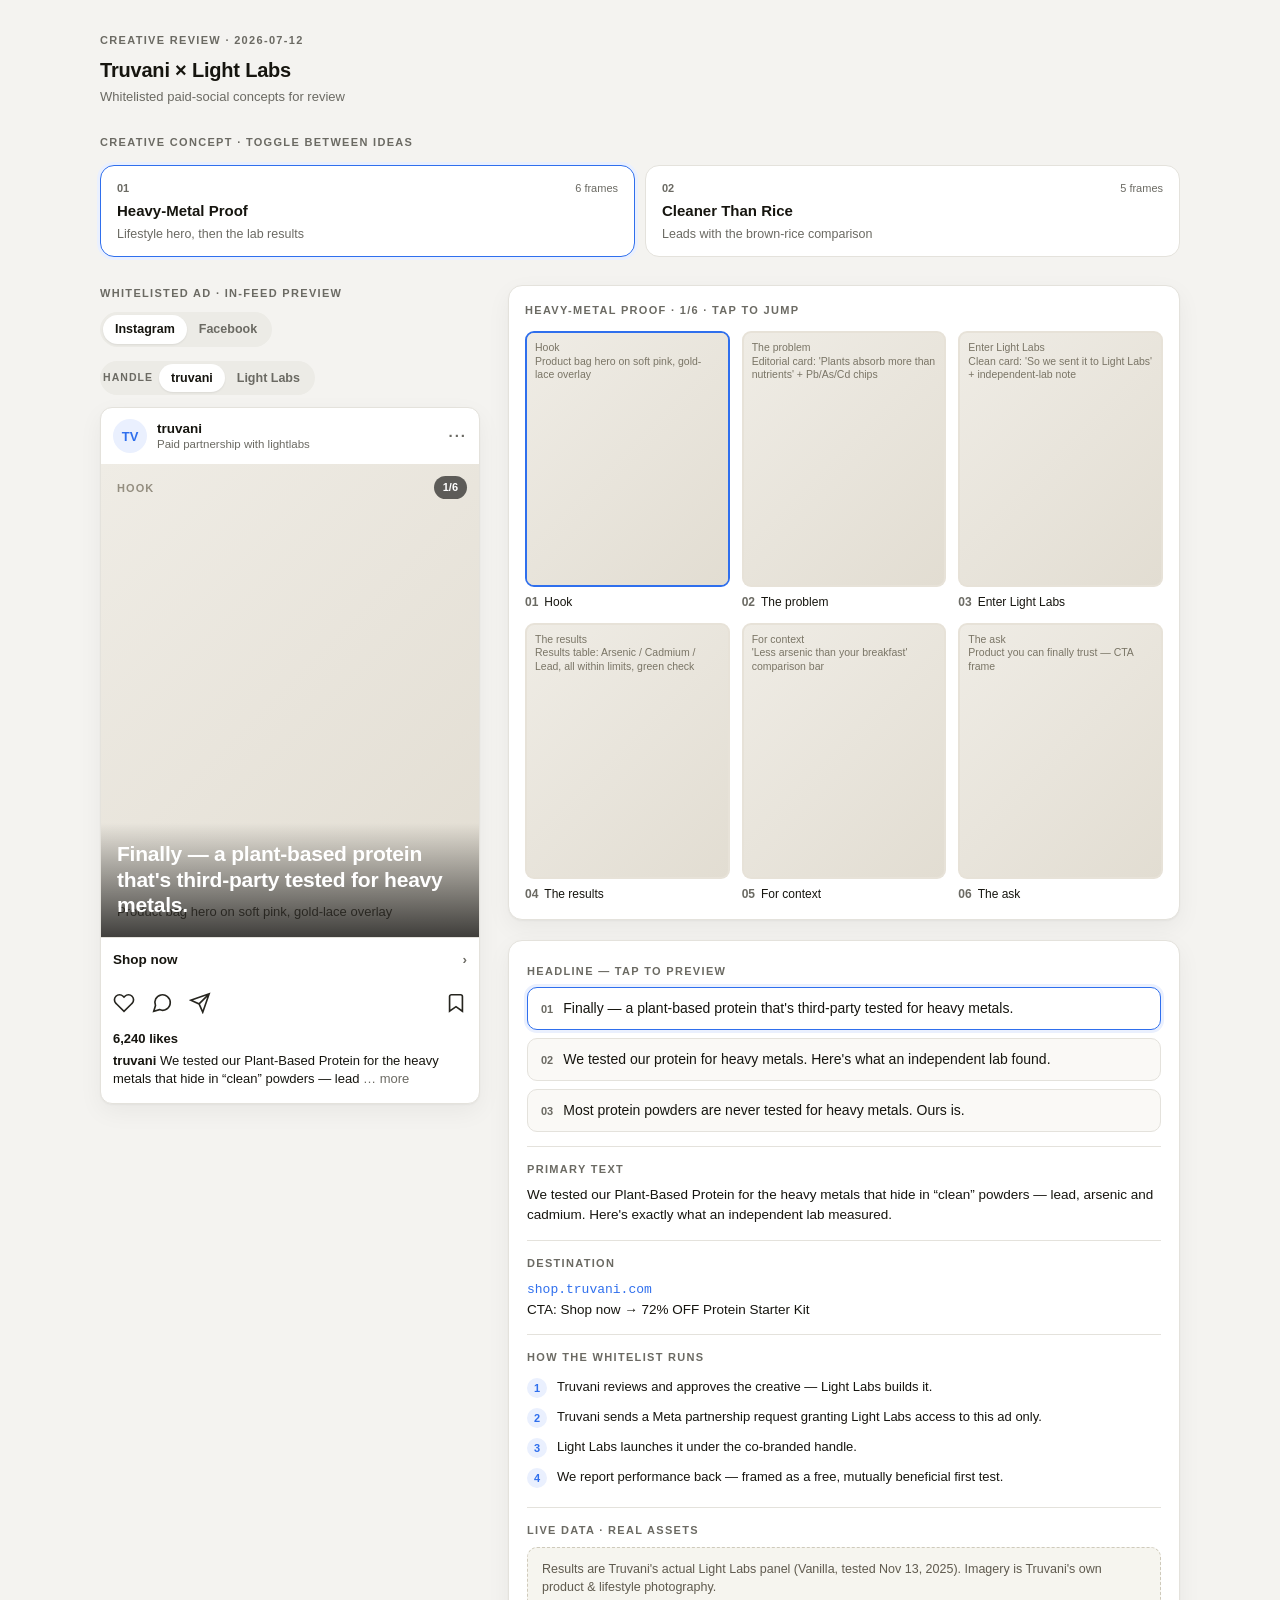
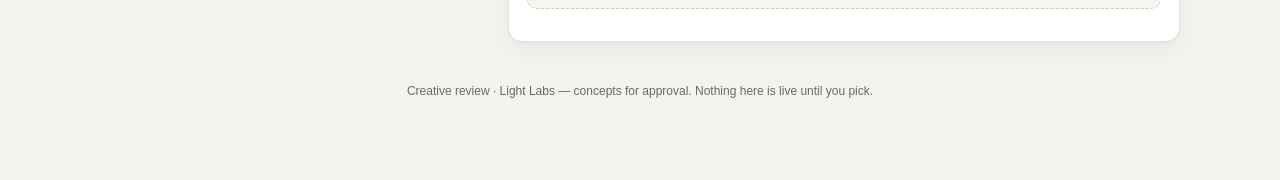
<file: .claude/skills/ad-creative/assets/creative-review-template.html>
<!DOCTYPE html>
<!--
  Creative Review Page — a shareable ad-creative approval artifact.

  HOW TO USE (agents): replace the JSON inside <script id="review-data"> below
  with the real project. Everything else renders from it. The file is
  self-contained — no build, no network, no dependencies. Open it in a browser,
  host it on any static host (Vercel/Netlify/GitHub Pages), or hand off the
  single .html file.

  THE DATA BLOCK IS JSON, NOT JAVASCRIPT:
    - double-quoted keys and strings, no comments, no trailing commas
    - it is inert data (parsed with JSON.parse), so a value can never execute
    - SECURITY: escape every literal "<" in your text values as \u003c so a
      value like "</script>" can never break out of the tag. All values are
      also HTML-escaped again at render time.

  DATA SHAPE — see references/creative-review-page.md for the annotated spec.
  Images: each frame's "image" may be a URL, a relative path, or a data URI.
  If omitted (or the file is missing), a placeholder shows the frame label +
  the image prompt — use this for concepts not yet rendered to image.
-->
<html lang="en">
<head>
<meta charset="utf-8" />
<meta name="viewport" content="width=device-width, initial-scale=1" />
<title>Creative Review</title>
<style>
  :root {
    --bg: #f4f3f0; --card: #ffffff; --ink: #16150f; --muted: #6b6a63;
    --line: #e4e2dc; --accent: #2f6fed; --accent-soft: #eaf0fe;
    --radius: 14px; --shadow: 0 1px 2px rgba(0,0,0,.04), 0 8px 24px rgba(0,0,0,.05);
  }
  * { box-sizing: border-box; }
  body { margin: 0; background: var(--bg); color: var(--ink);
    font: 15px/1.5 -apple-system, BlinkMacSystemFont, "Segoe UI", Roboto, Helvetica, Arial, sans-serif;
    -webkit-font-smoothing: antialiased; }
  .wrap { max-width: 1120px; margin: 0 auto; padding: 32px 20px 80px; }
  .eyebrow { font-size: 11px; font-weight: 700; letter-spacing: .12em; text-transform: uppercase; color: var(--muted); }
  a { color: var(--accent); }

  header.project { margin-bottom: 28px; }
  header.project h1 { font-size: 20px; margin: 6px 0 2px; letter-spacing: -.01em; }
  header.project .sub { color: var(--muted); font-size: 13px; }

  .concepts { display: grid; grid-template-columns: repeat(auto-fit, minmax(210px, 1fr)); gap: 10px; margin: 14px 0 28px; }
  .concept { text-align: left; background: var(--card); border: 1.5px solid var(--line); border-radius: var(--radius);
    padding: 14px 16px; cursor: pointer; transition: border-color .12s, box-shadow .12s; font: inherit; color: inherit; }
  .concept:hover { border-color: #cfcdc6; }
  .concept[aria-pressed="true"] { border-color: var(--accent); box-shadow: 0 0 0 3px var(--accent-soft); background: #fff; }
  .concept .row1 { display: flex; align-items: baseline; justify-content: space-between; gap: 8px; }
  .concept .num { font-size: 11px; font-weight: 700; color: var(--muted); }
  .concept .frames { font-size: 11px; color: var(--muted); }
  .concept .name { font-weight: 650; font-size: 15px; margin: 4px 0 3px; }
  .concept .tag { font-size: 12.5px; color: var(--muted); line-height: 1.35; }

  .grid { display: grid; grid-template-columns: minmax(0, 380px) minmax(0, 1fr); gap: 28px; align-items: start; }
  @media (max-width: 860px) { .grid { grid-template-columns: 1fr; } }
  .col-label { margin-bottom: 10px; }

  .toggles { display: flex; flex-wrap: wrap; gap: 14px; margin-bottom: 12px; }
  .seg { display: inline-flex; background: #ecebe6; border-radius: 999px; padding: 3px; }
  .seg button { border: 0; background: transparent; font: inherit; font-size: 12.5px; font-weight: 600; color: var(--muted);
    padding: 5px 12px; border-radius: 999px; cursor: pointer; }
  .seg button[aria-pressed="true"] { background: #fff; color: var(--ink); box-shadow: 0 1px 2px rgba(0,0,0,.08); }
  .seg .lbl { align-self: center; font-size: 10.5px; font-weight: 700; letter-spacing: .1em; text-transform: uppercase; color: var(--muted); margin-right: 6px; }

  .post { background: var(--card); border: 1px solid var(--line); border-radius: 12px; overflow: hidden; box-shadow: var(--shadow); }
  .post .top { display: flex; align-items: center; gap: 10px; padding: 11px 12px; }
  .post .avatar { width: 34px; height: 34px; border-radius: 50%; background: var(--accent-soft); color: var(--accent);
    display: grid; place-items: center; font-weight: 700; font-size: 13px; overflow: hidden; flex: none; }
  .post .avatar img { width: 100%; height: 100%; object-fit: cover; }
  .post .who { line-height: 1.2; }
  .post .who .name { font-weight: 650; font-size: 13.5px; }
  .post .who .partner { font-size: 11.5px; color: var(--muted); }
  .post .dots { margin-left: auto; color: var(--muted); font-weight: 700; letter-spacing: 2px; }
  .frame { position: relative; aspect-ratio: 4/5; background: #ded9d0; display: grid; }
  .frame img { width: 100%; height: 100%; object-fit: cover; grid-area: 1/1; z-index: 1; }
  .frame .ph { grid-area: 1/1; display: flex; flex-direction: column; justify-content: space-between; padding: 16px;
    background: linear-gradient(135deg,#efece5,#e2ddd2); }
  .frame .ph .plabel { font-size: 11px; font-weight: 700; letter-spacing: .1em; text-transform: uppercase; color: #948e80; }
  .frame .ph .pprompt { font-size: 13px; color: #5f5a4e; line-height: 1.4; }
  .frame .badge { position: absolute; top: 12px; left: 12px; z-index: 2; background: rgba(255,255,255,.92);
    font-size: 11.5px; font-weight: 600; padding: 5px 10px; border-radius: 999px; display: flex; align-items: center; gap: 5px; }
  .frame .counter { position: absolute; top: 12px; right: 12px; z-index: 2; background: rgba(0,0,0,.6); color: #fff; font-size: 11px;
    font-weight: 600; padding: 3px 9px; border-radius: 999px; }
  .frame .headline { position: absolute; left: 0; right: 0; bottom: 0; z-index: 2; padding: 18px 16px 20px; color: #fff;
    font-size: 21px; font-weight: 700; line-height: 1.2; letter-spacing: -.01em;
    background: linear-gradient(to top, rgba(0,0,0,.72), rgba(0,0,0,0)); }
  .frame .headline.light { color: var(--ink); background: linear-gradient(to top, rgba(255,255,255,.85), rgba(255,255,255,0)); }

  /* Instagram chrome */
  .ig-cta { display: flex; align-items: center; justify-content: space-between; padding: 12px; border-top: 1px solid var(--line);
    font-weight: 600; font-size: 13.5px; }
  .ig-cta .chev { color: var(--muted); }
  .ig-actions { display: flex; gap: 16px; padding: 10px 12px 2px; color: #26251f; }
  .ig-actions svg { width: 22px; height: 22px; }
  .ig-actions .save { margin-left: auto; }
  .likes { padding: 6px 12px 2px; font-weight: 650; font-size: 13px; }
  .caption { padding: 2px 12px 14px; font-size: 13px; line-height: 1.4; }
  .caption .h { font-weight: 650; }
  .caption .more { color: var(--muted); }

  /* Facebook chrome — link card below image + text actions */
  .fb-card { display: flex; align-items: center; gap: 12px; padding: 12px; background: #f3f4f6; border-top: 1px solid var(--line); }
  .fb-card .meta { min-width: 0; flex: 1; }
  .fb-card .dom { font-size: 11px; letter-spacing: .04em; text-transform: uppercase; color: var(--muted); }
  .fb-card .hl { font-size: 14px; font-weight: 650; line-height: 1.25; margin-top: 2px; overflow: hidden; }
  .fb-card .btn { flex: none; background: #e4e6eb; color: #050505; font-weight: 650; font-size: 12.5px; padding: 8px 14px; border-radius: 7px; }
  .fb-actions { display: flex; padding: 4px 12px; border-top: 1px solid var(--line); }
  .fb-actions span { flex: 1; text-align: center; padding: 8px 0; font-size: 13px; font-weight: 600; color: var(--muted); }

  .board { background: var(--card); border: 1px solid var(--line); border-radius: var(--radius); padding: 16px; box-shadow: var(--shadow); margin-bottom: 20px; }
  .board .frames-grid { display: grid; grid-template-columns: repeat(3, 1fr); gap: 12px; margin-top: 12px; }
  @media (max-width: 480px) { .board .frames-grid { grid-template-columns: repeat(2, 1fr); } }
  .thumb { border: 0; background: transparent; padding: 0; cursor: pointer; text-align: left; font: inherit; color: inherit; }
  .thumb .box { aspect-ratio: 4/5; border-radius: 9px; overflow: hidden; border: 2px solid transparent; background: #e7e2d8;
    display: grid; transition: border-color .12s; }
  .thumb[aria-current="true"] .box { border-color: var(--accent); }
  .thumb .box img { width: 100%; height: 100%; object-fit: cover; grid-area: 1/1; z-index: 1; }
  .thumb .box .mini { grid-area: 1/1; padding: 8px; font-size: 10.5px; color: #7a7566; line-height: 1.3;
    background: linear-gradient(135deg,#efece5,#e2ddd2); overflow: hidden; }
  .thumb .cap { margin-top: 6px; font-size: 12px; }
  .thumb .cap .n { color: var(--muted); font-weight: 700; margin-right: 6px; }

  .copy { background: var(--card); border: 1px solid var(--line); border-radius: var(--radius); padding: 18px; box-shadow: var(--shadow); }
  .copy .block { padding: 14px 0; border-top: 1px solid var(--line); }
  .copy .block:first-of-type { border-top: 0; padding-top: 4px; }
  .headline-opt { display: flex; gap: 10px; align-items: flex-start; width: 100%; text-align: left; font: inherit; color: inherit;
    background: #faf9f6; border: 1.5px solid var(--line); border-radius: 10px; padding: 11px 13px; cursor: pointer; margin-top: 8px; }
  .headline-opt[aria-pressed="true"] { border-color: var(--accent); background: #fff; box-shadow: 0 0 0 3px var(--accent-soft); }
  .headline-opt .n { font-size: 11px; font-weight: 700; color: var(--muted); margin-top: 2px; }
  .headline-opt .t { font-size: 14px; line-height: 1.35; }
  .kv { font-size: 13.5px; line-height: 1.5; }
  .kv .dest { color: var(--accent); font-family: ui-monospace, SFMono-Regular, Menlo, monospace; font-size: 13px; }
  .steps { margin: 8px 0 0; padding: 0; list-style: none; }
  .steps li { display: flex; gap: 10px; padding: 5px 0; font-size: 13px; line-height: 1.4; }
  .steps li .i { flex: none; width: 20px; height: 20px; border-radius: 50%; background: var(--accent-soft); color: var(--accent);
    display: grid; place-items: center; font-size: 11px; font-weight: 700; }
  .grounding { background: #f6f5ef; border: 1px dashed #cfcabb; border-radius: 10px; padding: 12px 14px; font-size: 12.5px; color: #5f5a4e; line-height: 1.45; margin-top: 8px; }
  .err { background: #fbeaea; border: 1px solid #e6b7b7; color: #8a2b2b; border-radius: 10px; padding: 14px 16px; font-size: 13px; }
  footer { margin-top: 40px; text-align: center; font-size: 12px; color: var(--muted); }
</style>
</head>
<body>

<!-- DATA — replace this JSON with your project (see the comment at the top of the file). -->
<script type="application/json" id="review-data">
{
  "project": {
    "brand": "Truvani",
    "agency": "Light Labs",
    "date": "2026-07-12",
    "note": "Whitelisted paid-social concepts for review"
  },
  "platforms": ["instagram", "facebook"],
  "concepts": [
    {
      "name": "Heavy-Metal Proof",
      "tagline": "Lifestyle hero, then the lab results",
      "handles": [
        { "name": "truvani", "partner": "Paid partnership with lightlabs", "initials": "TV" },
        { "name": "Light Labs", "partner": "Paid partnership with truvani", "initials": "LL" }
      ],
      "frames": [
        { "label": "Hook", "prompt": "Product bag hero on soft pink, gold-lace overlay", "headline": "Finally — a plant-based protein that's third-party tested for heavy metals.", "headlineTheme": "dark" },
        { "label": "The problem", "prompt": "Editorial card: 'Plants absorb more than nutrients' + Pb/As/Cd chips" },
        { "label": "Enter Light Labs", "prompt": "Clean card: 'So we sent it to Light Labs' + independent-lab note" },
        { "label": "The results", "prompt": "Results table: Arsenic / Cadmium / Lead, all within limits, green check" },
        { "label": "For context", "prompt": "'Less arsenic than your breakfast' comparison bar" },
        { "label": "The ask", "prompt": "Product you can finally trust — CTA frame", "headline": "Protein you can finally trust." }
      ],
      "headlines": [
        "Finally — a plant-based protein that's third-party tested for heavy metals.",
        "We tested our protein for heavy metals. Here's what an independent lab found.",
        "Most protein powders are never tested for heavy metals. Ours is."
      ],
      "likes": "6,240",
      "primaryText": "We tested our Plant-Based Protein for the heavy metals that hide in “clean” powders — lead, arsenic and cadmium. Here's exactly what an independent lab measured.",
      "destination": { "url": "shop.truvani.com", "cta": "Shop now", "offer": "72% OFF Protein Starter Kit" },
      "rollout": {
        "title": "How the whitelist runs",
        "steps": [
          "Truvani reviews and approves the creative — Light Labs builds it.",
          "Truvani sends a Meta partnership request granting Light Labs access to this ad only.",
          "Light Labs launches it under the co-branded handle.",
          "We report performance back — framed as a free, mutually beneficial first test."
        ]
      },
      "grounding": "Results are Truvani's actual Light Labs panel (Vanilla, tested Nov 13, 2025). Imagery is Truvani's own product & lifestyle photography."
    },
    {
      "name": "Cleaner Than Rice",
      "tagline": "Leads with the brown-rice comparison",
      "frames": [
        { "label": "Hook", "prompt": "Split visual: brown rice vs protein scoop", "headline": "Your “clean” brown rice protein? Test it.", "headlineTheme": "dark" },
        { "label": "The claim", "prompt": "Stat card comparing arsenic levels" },
        { "label": "The proof", "prompt": "Light Labs results table" },
        { "label": "The context", "prompt": "What the numbers mean, plainly" },
        { "label": "The ask", "prompt": "Starter-kit offer frame", "headline": "Trust the label. Then trust the test." }
      ],
      "headlines": [
        "Your “clean” brown rice protein? Test it.",
        "Brown rice protein is often the worst offender for arsenic. We checked ours.",
        "“Plant-based” doesn't mean “clean.” We have the lab panel to prove ours is."
      ],
      "primaryText": "Brown-rice protein is one of the most common sources of dietary arsenic. So we sent ours to an independent lab. Here's the panel.",
      "destination": { "url": "shop.truvani.com", "cta": "Shop now", "offer": "72% OFF Protein Starter Kit" },
      "grounding": "Comparison figures are from Truvani's Light Labs panel and published dietary-arsenic ranges. No competitor is named."
    }
  ]
}
</script>

<div class="wrap">
  <header class="project" id="project"></header>
  <div class="eyebrow">Creative concept · toggle between ideas</div>
  <div class="concepts" id="concepts"></div>
  <div class="grid">
    <section>
      <div class="eyebrow col-label" id="preview-label">In-feed preview</div>
      <div class="toggles" id="toggles"></div>
      <div class="post" id="post"></div>
    </section>
    <section>
      <div class="board">
        <div class="eyebrow" id="board-label">Storyboard · tap to jump</div>
        <div class="frames-grid" id="frames-grid"></div>
      </div>
      <div class="copy" id="copy"></div>
    </section>
  </div>
  <footer id="footer"></footer>
</div>

<script>
/* ============================================================================
   RENDER — generic; no need to edit when swapping the DATA JSON above.
   ========================================================================== */
const esc = (s) => String(s == null ? "" : s).replace(/[&<>"']/g, c => (
  { "&": "&amp;", "<": "&lt;", ">": "&gt;", '"': "&quot;", "'": "&#39;" }[c]));
const PLATFORMS = { instagram: "Instagram", facebook: "Facebook" };

let DATA;
try {
  DATA = JSON.parse(document.getElementById("review-data").textContent);
} catch (e) {
  document.querySelector(".wrap").innerHTML =
    '<div class="err"><b>Couldn\'t read the review data.</b><br/>The <code>#review-data</code> block must be valid JSON — double-quoted keys and strings, no comments, no trailing commas. Parser said: ' + esc(e.message) + '</div>';
  throw e;
}

function invalid(msg) {
  document.querySelector(".wrap").innerHTML =
    '<div class="err"><b>The review data is missing something.</b><br/>' + esc(msg) + '</div>';
  throw new Error(msg);
}
if (!DATA || !Array.isArray(DATA.concepts) || !DATA.concepts.length)
  invalid('"concepts" must be a non-empty array.');
DATA.concepts.forEach((c, i) => {
  if (!c || typeof c !== "object") invalid(`concepts[${i}] must be an object.`);
  if (!Array.isArray(c.frames) || !c.frames.length) invalid(`concepts[${i}].frames must be a non-empty array.`);
});

const state = { concept: 0, frame: 0, platform: null, handle: 0, headline: 0 };
const concept = () => DATA.concepts[state.concept];

// platforms restricted to the ones we can render; default to first valid
const platformList = () => (DATA.platforms || ["instagram"]).filter(p => PLATFORMS[p]);
state.platform = platformList()[0] || "instagram";

const heart = '<svg viewBox="0 0 24 24" fill="none" stroke="currentColor" stroke-width="1.8"><path d="M20.8 4.6a5.5 5.5 0 0 0-7.8 0L12 5.6l-1-1a5.5 5.5 0 1 0-7.8 7.8l1 1L12 21l7.8-7.6 1-1a5.5 5.5 0 0 0 0-7.8z"/></svg>';
const comment = '<svg viewBox="0 0 24 24" fill="none" stroke="currentColor" stroke-width="1.8"><path d="M21 11.5a8.4 8.4 0 0 1-11.8 7.7L3 21l1.9-6.2A8.4 8.4 0 1 1 21 11.5z"/></svg>';
const share = '<svg viewBox="0 0 24 24" fill="none" stroke="currentColor" stroke-width="1.8"><path d="M22 2 11 13M22 2l-7 20-4-9-9-4 20-7z"/></svg>';
const bookmark = '<svg viewBox="0 0 24 24" fill="none" stroke="currentColor" stroke-width="1.8"><path d="M19 21l-7-5-7 5V5a2 2 0 0 1 2-2h10a2 2 0 0 1 2 2z"/></svg>';

function renderProject() {
  const p = DATA.project || {};
  const line = [p.brand, p.agency && `× ${p.agency}`].filter(Boolean).join(" ");
  document.getElementById("project").innerHTML =
    `<div class="eyebrow">Creative review${p.date ? " · " + esc(p.date) : ""}</div>
     <h1>${esc(line || "Ad creative")}</h1>${p.note ? `<div class="sub">${esc(p.note)}</div>` : ""}`;
  document.getElementById("footer").innerHTML =
    `Creative review${p.agency ? " · " + esc(p.agency) : ""} — concepts for approval. Nothing here is live until you pick.`;
}

function renderConcepts() {
  document.getElementById("concepts").innerHTML = DATA.concepts.map((c, i) => `
    <button class="concept" aria-pressed="${i === state.concept}" data-i="${i}">
      <div class="row1"><span class="num">${String(i + 1).padStart(2, "0")}</span>
        <span class="frames">${c.frames.length} frame${c.frames.length === 1 ? "" : "s"}</span></div>
      <div class="name">${esc(c.name)}</div>
      <div class="tag">${esc(c.tagline || "")}</div>
    </button>`).join("");
  document.querySelectorAll(".concept").forEach(b =>
    b.onclick = () => { state.concept = +b.dataset.i; state.frame = 0; state.handle = 0; state.headline = 0; renderAll(); });
}

function handles() {
  return concept().handles || [{
    name: DATA.project?.brand || "brand",
    partner: DATA.project?.agency ? "Paid partnership with " + DATA.project.agency.toLowerCase() : "Sponsored",
    initials: (DATA.project?.brand || "AD").slice(0, 2).toUpperCase()
  }];
}

function renderToggles() {
  const plats = platformList(), hs = handles();
  let html = "";
  if (plats.length > 1) {
    html += `<div class="seg" role="group">${plats.map(p =>
      `<button data-plat="${esc(p)}" aria-pressed="${p === state.platform}">${esc(PLATFORMS[p])}</button>`).join("")}</div>`;
  }
  if (hs.length > 1) {
    html += `<div class="seg" role="group"><span class="lbl">Handle</span>${hs.map((h, i) =>
      `<button data-handle="${i}" aria-pressed="${i === state.handle}">${esc(h.name)}</button>`).join("")}</div>`;
  }
  const el = document.getElementById("toggles");
  el.innerHTML = html;
  el.querySelectorAll("[data-plat]").forEach(b => b.onclick = () => { state.platform = b.dataset.plat; renderToggles(); renderPost(); });
  el.querySelectorAll("[data-handle]").forEach(b => b.onclick = () => { state.handle = +b.dataset.handle; renderToggles(); renderPost(); });
  document.getElementById("preview-label").textContent = (hs.length > 1 ? "Whitelisted ad · " : "") + "In-feed preview";
}

// placeholder underneath + image on top; a missing/broken image removes itself → placeholder shows
function frameVisual(f, phCls) {
  const ph = `<div class="${phCls}"><div class="plabel">${esc(f.label)}</div><div class="pprompt">${esc(f.prompt || "")}</div></div>`;
  // Only local/relative or data: image sources — block remote URLs so the page stays offline and cannot beacon on open.
  const localImg = (typeof f.image === "string" && !/^\s*(https?:|\/\/)/i.test(f.image)) ? f.image : "";
  const img = localImg ? `<img src="${esc(localImg)}" alt="${esc(f.label)}" onerror="this.remove()" />` : "";
  return ph + img;
}

function frameHTML(c, f) {
  const total = c.frames.length;
  const headlineText = state.frame === 0 ? (c.headlines?.[state.headline] || f.headline || "") : (f.headline || "");
  const theme = f.headlineTheme === "light" ? " light" : "";
  return `<div class="frame">
      ${frameVisual(f, "ph")}
      <span class="counter">${state.frame + 1}/${total}</span>
      ${headlineText ? `<div class="headline${theme}">${esc(headlineText)}</div>` : ""}
    </div>`;
}

function renderPost() {
  const c = concept(), f = c.frames[state.frame], h = handles()[state.handle] || handles()[0];
  const dest = c.destination || {};
  const top = `<div class="top">
      <div class="avatar">${h.initials ? esc(h.initials) : ""}</div>
      <div class="who"><div class="name">${esc(h.name)}</div><div class="partner">${esc(h.partner || "Sponsored")}</div></div>
      <div class="dots">···</div>
    </div>`;

  let chrome;
  if (state.platform === "facebook") {
    const domain = dest.url ? esc(dest.url) : "";
    const hl = c.headlines?.[state.headline] || f.headline || dest.offer || "";
    chrome = `<div class="fb-card">
        <div class="meta"><div class="dom">${domain}</div><div class="hl">${esc(hl)}</div></div>
        ${dest.cta ? `<div class="btn">${esc(dest.cta)}</div>` : ""}
      </div>
      <div class="fb-actions"><span>Like</span><span>Comment</span><span>Share</span></div>`;
  } else {
    chrome = `<div class="ig-cta"><span>${esc(dest.cta || "Learn more")}</span><span class="chev">›</span></div>
      <div class="ig-actions">${heart}${comment}${share}<span class="save">${bookmark}</span></div>
      ${c.likes ? `<div class="likes">${esc(c.likes)} likes</div>` : ""}
      <div class="caption"><span class="h">${esc(h.name)}</span> ${esc((c.primaryText || "").slice(0, 90))}<span class="more"> … more</span></div>`;
  }

  document.getElementById("post").innerHTML = top + frameHTML(c, f) + chrome;
  document.getElementById("board-label").textContent = `${c.name} · ${state.frame + 1}/${c.frames.length} · tap to jump`;
}

function renderBoard() {
  const c = concept();
  document.getElementById("frames-grid").innerHTML = c.frames.map((f, i) => `
    <button class="thumb" aria-current="${i === state.frame}" data-i="${i}">
      <div class="box">${frameVisual(f, "mini")}</div>
      <div class="cap"><span class="n">${String(i + 1).padStart(2, "0")}</span>${esc(f.label)}</div>
    </button>`).join("");
  document.querySelectorAll(".thumb").forEach(b =>
    b.onclick = () => { state.frame = +b.dataset.i; renderPost(); renderBoard(); });
}

function renderCopy() {
  const c = concept(), dest = c.destination || {};
  let html = "";
  if (c.headlines?.length) {
    html += `<div class="block"><div class="eyebrow">Headline — tap to preview</div>${c.headlines.map((h, i) =>
      `<button class="headline-opt" aria-pressed="${i === state.headline}" data-i="${i}">
        <span class="n">${String(i + 1).padStart(2, "0")}</span><span class="t">${esc(h)}</span></button>`).join("")}</div>`;
  }
  if (c.primaryText) html += `<div class="block"><div class="eyebrow">Primary text</div><div class="kv" style="margin-top:8px">${esc(c.primaryText)}</div></div>`;
  if (dest.url || dest.cta) {
    html += `<div class="block"><div class="eyebrow">Destination</div><div class="kv" style="margin-top:8px">
      ${dest.url ? `<span class="dest">${esc(dest.url)}</span><br/>` : ""}
      ${dest.cta ? `CTA: ${esc(dest.cta)}` : ""}${dest.offer ? ` → ${esc(dest.offer)}` : ""}</div></div>`;
  }
  if (c.rollout?.steps?.length) {
    html += `<div class="block"><div class="eyebrow">${esc(c.rollout.title || "How it runs")}</div>
      <ol class="steps">${c.rollout.steps.map((s, i) => `<li><span class="i">${i + 1}</span><span>${esc(s)}</span></li>`).join("")}</ol></div>`;
  }
  if (c.grounding) html += `<div class="block"><div class="eyebrow">Live data · real assets</div><div class="grounding">${esc(c.grounding)}</div></div>`;
  const el = document.getElementById("copy");
  el.innerHTML = html;
  el.querySelectorAll(".headline-opt").forEach(b =>
    b.onclick = () => { state.headline = +b.dataset.i; state.frame = 0; renderPost(); renderBoard(); renderCopy(); });
}

function renderAll() { renderConcepts(); renderToggles(); renderPost(); renderBoard(); renderCopy(); }
renderProject();
renderAll();
</script>
</body>
</html>
</file>
<file: styles.css>
/* ============================================
   REVOPARTNER — ESTILOS PRINCIPALES
   ============================================ */

*, *::before, *::after { box-sizing: border-box; margin: 0; padding: 0; }

:root {
  --primary: #6366f1;
  --primary-dark: #4f46e5;
  --accent: #f43f5e;
  --dark: #0f0f1a;
  --dark-2: #1a1a2e;
  --dark-3: #16213e;
  --light: #f8fafc;
  --text: #e2e8f0;
  --text-muted: #94a3b8;
  --card-bg: rgba(255,255,255,0.04);
  --card-border: rgba(255,255,255,0.08);
  --radius: 16px;
  --radius-sm: 10px;
  --shadow: 0 20px 60px rgba(0,0,0,0.4);
}

html { scroll-behavior: smooth; }

body {
  font-family: 'Inter', sans-serif;
  background: var(--dark);
  color: var(--text);
  line-height: 1.6;
  overflow-x: hidden;
}

a { text-decoration: none; color: inherit; }
ul { list-style: none; }
img { max-width: 100%; }

/* ============ UTILITIES ============ */

.gradient-text {
  background: linear-gradient(135deg, #6366f1, #ec4899, #f43f5e);
  -webkit-background-clip: text;
  -webkit-text-fill-color: transparent;
  background-clip: text;
}

.section-badge {
  display: inline-block;
  padding: 6px 16px;
  background: rgba(99,102,241,0.15);
  border: 1px solid rgba(99,102,241,0.3);
  border-radius: 100px;
  font-size: 0.8rem;
  font-weight: 600;
  letter-spacing: 0.08em;
  text-transform: uppercase;
  color: #a5b4fc;
  margin-bottom: 20px;
}

.section-header {
  text-align: center;
  max-width: 600px;
  margin: 0 auto 60px;
}

.section-header h2 {
  font-size: clamp(1.8rem, 3vw, 2.8rem);
  font-weight: 800;
  margin-bottom: 16px;
  line-height: 1.2;
}

.section-header p {
  color: var(--text-muted);
  font-size: 1.05rem;
}

.section-header.light h2 { color: white; }

.btn-primary {
  display: inline-block;
  padding: 14px 32px;
  background: linear-gradient(135deg, var(--primary), var(--primary-dark));
  color: white;
  border-radius: 100px;
  font-weight: 600;
  font-size: 0.95rem;
  transition: all 0.3s ease;
  box-shadow: 0 4px 20px rgba(99,102,241,0.4);
  border: none;
  cursor: pointer;
}

.btn-primary:hover {
  transform: translateY(-2px);
  box-shadow: 0 8px 30px rgba(99,102,241,0.6);
}

.btn-secondary {
  display: inline-block;
  padding: 14px 32px;
  border: 1px solid var(--card-border);
  color: var(--text);
  border-radius: 100px;
  font-weight: 500;
  font-size: 0.95rem;
  transition: all 0.3s ease;
  background: var(--card-bg);
}

.btn-secondary:hover {
  border-color: var(--primary);
  color: white;
  background: rgba(99,102,241,0.1);
}

.hidden { display: none !important; }

/* ============ NAV ============ */

#navbar {
  position: fixed;
  top: 0;
  left: 0;
  right: 0;
  z-index: 1000;
  transition: all 0.3s ease;
  padding: 20px 0;
}

#navbar.scrolled {
  background: rgba(15,15,26,0.95);
  backdrop-filter: blur(20px);
  border-bottom: 1px solid var(--card-border);
  padding: 12px 0;
}

.nav-container {
  max-width: 1200px;
  margin: 0 auto;
  padding: 0 24px;
  display: flex;
  align-items: center;
  justify-content: space-between;
}

.logo {
  font-size: 1.4rem;
  font-weight: 800;
  color: white;
  letter-spacing: -0.02em;
}

.logo span { color: var(--primary); }

.nav-links {
  display: flex;
  align-items: center;
  gap: 32px;
}

.nav-links a {
  font-size: 0.9rem;
  font-weight: 500;
  color: var(--text-muted);
  transition: color 0.2s;
}

.nav-links a:hover { color: white; }

.nav-cta {
  padding: 10px 22px;
  background: linear-gradient(135deg, var(--primary), var(--primary-dark)) !important;
  color: white !important;
  border-radius: 100px;
  font-weight: 600 !important;
  box-shadow: 0 4px 15px rgba(99,102,241,0.4);
}

.nav-cta:hover { transform: translateY(-1px); }

.hamburger {
  display: none;
  flex-direction: column;
  gap: 5px;
  background: none;
  border: none;
  cursor: pointer;
  padding: 4px;
}

.hamburger span {
  display: block;
  width: 24px;
  height: 2px;
  background: white;
  border-radius: 2px;
  transition: all 0.3s;
}

/* ============ HERO ============ */

#hero {
  min-height: 100vh;
  display: flex;
  align-items: center;
  padding: 120px 24px 80px;
  max-width: 1200px;
  margin: 0 auto;
  gap: 60px;
  position: relative;
}

.hero-bg {
  position: fixed;
  inset: 0;
  z-index: -1;
  overflow: hidden;
  pointer-events: none;
}

.hero-blob {
  position: absolute;
  border-radius: 50%;
  filter: blur(80px);
  opacity: 0.15;
}

.blob1 {
  width: 600px;
  height: 600px;
  background: radial-gradient(circle, #6366f1, #8b5cf6);
  top: -100px;
  left: -100px;
  animation: float 8s ease-in-out infinite;
}

.blob2 {
  width: 500px;
  height: 500px;
  background: radial-gradient(circle, #ec4899, #f43f5e);
  bottom: 0;
  right: 0;
  animation: float 10s ease-in-out infinite reverse;
}

@keyframes float {
  0%, 100% { transform: translate(0, 0) scale(1); }
  50% { transform: translate(30px, -30px) scale(1.05); }
}

.hero-content { flex: 1; }

.hero-badge {
  display: inline-block;
  padding: 8px 18px;
  background: rgba(99,102,241,0.1);
  border: 1px solid rgba(99,102,241,0.25);
  border-radius: 100px;
  font-size: 0.8rem;
  font-weight: 600;
  letter-spacing: 0.06em;
  text-transform: uppercase;
  color: #a5b4fc;
  margin-bottom: 24px;
}

.hero-content h1 {
  font-size: clamp(2.2rem, 5vw, 4rem);
  font-weight: 900;
  line-height: 1.1;
  margin-bottom: 24px;
  letter-spacing: -0.02em;
}

.hero-subtitle {
  font-size: 1.1rem;
  color: var(--text-muted);
  max-width: 520px;
  margin-bottom: 40px;
  line-height: 1.7;
}

.hero-actions {
  display: flex;
  gap: 16px;
  margin-bottom: 60px;
  flex-wrap: wrap;
}

.hero-stats {
  display: flex;
  align-items: center;
  gap: 32px;
  flex-wrap: wrap;
}

.stat { display: flex; flex-direction: column; }

.stat-number {
  font-size: 2rem;
  font-weight: 800;
  background: linear-gradient(135deg, #6366f1, #ec4899);
  -webkit-background-clip: text;
  -webkit-text-fill-color: transparent;
  background-clip: text;
}

.stat > span:last-of-type {
  font-size: 2rem;
  font-weight: 800;
  background: linear-gradient(135deg, #6366f1, #ec4899);
  -webkit-background-clip: text;
  -webkit-text-fill-color: transparent;
  background-clip: text;
}

.stat-number + span {
  font-size: 2rem;
  font-weight: 800;
  background: linear-gradient(135deg, #6366f1, #ec4899);
  -webkit-background-clip: text;
  -webkit-text-fill-color: transparent;
  background-clip: text;
}

.stat-label {
  font-size: 0.8rem;
  color: var(--text-muted);
  font-weight: 500;
  -webkit-text-fill-color: var(--text-muted);
}

.stat-divider {
  width: 1px;
  height: 40px;
  background: var(--card-border);
}

/* Dashboard card */
.hero-visual { flex: 0 0 420px; }

.dashboard-card {
  background: rgba(255,255,255,0.05);
  border: 1px solid var(--card-border);
  border-radius: var(--radius);
  padding: 24px;
  backdrop-filter: blur(20px);
  box-shadow: var(--shadow);
}

.card-header {
  display: flex;
  align-items: center;
  gap: 8px;
  margin-bottom: 24px;
  font-size: 0.85rem;
  color: var(--text-muted);
  font-weight: 500;
}

.dot {
  width: 12px;
  height: 12px;
  border-radius: 50%;
}
.dot.red { background: #f43f5e; }
.dot.yellow { background: #f59e0b; }
.dot.green { background: #22c55e; }

.chart-area {
  margin-bottom: 20px;
}

.chart-bars {
  display: flex;
  align-items: flex-end;
  gap: 8px;
  height: 120px;
}

.bar {
  flex: 1;
  background: rgba(99,102,241,0.3);
  border-radius: 6px 6px 0 0;
  transition: all 0.3s ease;
  position: relative;
  cursor: pointer;
}

.bar::after {
  content: attr(data-label);
  position: absolute;
  bottom: -20px;
  left: 50%;
  transform: translateX(-50%);
  font-size: 0.65rem;
  color: var(--text-muted);
}

.bar.active {
  background: linear-gradient(to top, #6366f1, #8b5cf6);
  box-shadow: 0 0 20px rgba(99,102,241,0.5);
}

.bar:hover:not(.active) {
  background: rgba(99,102,241,0.5);
}

.card-metrics {
  display: flex;
  gap: 16px;
  margin-top: 24px;
}

.metric {
  display: flex;
  align-items: center;
  gap: 6px;
  font-size: 0.8rem;
  font-weight: 600;
  background: rgba(34,197,94,0.1);
  border: 1px solid rgba(34,197,94,0.2);
  padding: 6px 12px;
  border-radius: 100px;
  color: #4ade80;
}

.metric-icon { font-style: normal; }

/* ============ LOGOS ============ */

#logos {
  padding: 60px 24px;
  border-top: 1px solid var(--card-border);
  border-bottom: 1px solid var(--card-border);
  overflow: hidden;
}

.logos-title {
  text-align: center;
  font-size: 0.8rem;
  text-transform: uppercase;
  letter-spacing: 0.1em;
  color: var(--text-muted);
  margin-bottom: 32px;
  font-weight: 600;
}

.logos-track { overflow: hidden; }

.logos-inner {
  display: flex;
  gap: 60px;
  animation: scroll-logos 20s linear infinite;
  white-space: nowrap;
  width: max-content;
}

.logos-inner span {
  font-size: 1.1rem;
  font-weight: 700;
  color: var(--text-muted);
  opacity: 0.5;
  letter-spacing: 0.05em;
}

@keyframes scroll-logos {
  0% { transform: translateX(0); }
  100% { transform: translateX(-50%); }
}

/* ============ SERVICIOS ============ */

#servicios {
  padding: 100px 24px;
  max-width: 1200px;
  margin: 0 auto;
}

.services-grid {
  display: grid;
  grid-template-columns: repeat(3, 1fr);
  gap: 24px;
}

.service-card {
  background: var(--card-bg);
  border: 1px solid var(--card-border);
  border-radius: var(--radius);
  padding: 32px;
  transition: all 0.3s ease;
  position: relative;
  overflow: hidden;
}

.service-card::before {
  content: '';
  position: absolute;
  inset: 0;
  background: linear-gradient(135deg, rgba(99,102,241,0.05), transparent);
  opacity: 0;
  transition: opacity 0.3s;
}

.service-card:hover {
  border-color: rgba(99,102,241,0.3);
  transform: translateY(-4px);
  box-shadow: 0 20px 40px rgba(0,0,0,0.3);
}

.service-card:hover::before { opacity: 1; }

.service-card.featured {
  border-color: rgba(99,102,241,0.4);
  background: linear-gradient(135deg, rgba(99,102,241,0.08), rgba(139,92,246,0.05));
}

.service-badge-card {
  position: absolute;
  top: 16px;
  right: 16px;
  background: linear-gradient(135deg, var(--primary), #8b5cf6);
  color: white;
  font-size: 0.7rem;
  font-weight: 700;
  padding: 4px 10px;
  border-radius: 100px;
  text-transform: uppercase;
  letter-spacing: 0.05em;
}

.service-icon {
  font-size: 2.5rem;
  margin-bottom: 20px;
  display: block;
}

.service-card h3 {
  font-size: 1.2rem;
  font-weight: 700;
  margin-bottom: 12px;
  color: white;
}

.service-card p {
  font-size: 0.9rem;
  color: var(--text-muted);
  margin-bottom: 20px;
  line-height: 1.6;
}

.service-card ul {
  margin-bottom: 24px;
  display: flex;
  flex-direction: column;
  gap: 8px;
}

.service-card ul li {
  font-size: 0.85rem;
  color: var(--text-muted);
  padding-left: 16px;
  position: relative;
}

.service-card ul li::before {
  content: '✓';
  position: absolute;
  left: 0;
  color: #6366f1;
  font-weight: 700;
}

.service-link {
  font-size: 0.9rem;
  font-weight: 600;
  color: #a5b4fc;
  transition: color 0.2s;
}

.service-link:hover { color: white; }

/* ============ NOSOTROS ============ */

#nosotros {
  padding: 100px 24px;
  background: linear-gradient(135deg, var(--dark-2), var(--dark-3));
  border-top: 1px solid var(--card-border);
  border-bottom: 1px solid var(--card-border);
}

.nosotros-content {
  max-width: 1200px;
  margin: 0 auto;
  display: grid;
  grid-template-columns: 1fr 1fr;
  gap: 80px;
  align-items: start;
}

.nosotros-text h2 {
  font-size: clamp(1.8rem, 3vw, 2.5rem);
  font-weight: 800;
  margin-bottom: 20px;
  line-height: 1.2;
}

.nosotros-text p {
  color: var(--text-muted);
  margin-bottom: 16px;
  line-height: 1.7;
}

.nosotros-values {
  margin-top: 32px;
  display: flex;
  flex-direction: column;
  gap: 20px;
}

.value-item {
  display: flex;
  gap: 16px;
  align-items: flex-start;
}

.value-icon {
  font-size: 1.5rem;
  flex-shrink: 0;
  margin-top: 2px;
}

.value-item strong {
  display: block;
  color: white;
  font-weight: 600;
  margin-bottom: 4px;
}

.value-item p {
  margin: 0;
  font-size: 0.9rem;
}

.nosotros-team h3 {
  font-size: 1.3rem;
  font-weight: 700;
  margin-bottom: 24px;
  color: white;
}

.team-grid {
  display: grid;
  grid-template-columns: 1fr 1fr;
  gap: 16px;
}

.team-card {
  background: var(--card-bg);
  border: 1px solid var(--card-border);
  border-radius: var(--radius-sm);
  padding: 20px;
  display: flex;
  flex-direction: column;
  align-items: center;
  text-align: center;
  gap: 10px;
  transition: all 0.3s;
}

.team-card:hover {
  border-color: rgba(99,102,241,0.3);
  transform: translateY(-2px);
}

.avatar {
  width: 56px;
  height: 56px;
  border-radius: 50%;
  display: flex;
  align-items: center;
  justify-content: center;
  font-weight: 700;
  font-size: 1rem;
  color: white;
}

.avatar-sm {
  width: 44px;
  height: 44px;
  border-radius: 50%;
  display: flex;
  align-items: center;
  justify-content: center;
  font-weight: 700;
  font-size: 0.85rem;
  color: white;
  flex-shrink: 0;
}

.team-card strong {
  font-size: 0.95rem;
  font-weight: 600;
  color: white;
}

.team-card span {
  font-size: 0.8rem;
  color: var(--text-muted);
}

/* ============ RESULTADOS ============ */

#resultados {
  padding: 100px 24px;
  background: linear-gradient(135deg, var(--primary-dark), #7c3aed);
  position: relative;
  overflow: hidden;
}

#resultados::before {
  content: '';
  position: absolute;
  inset: 0;
  background: linear-gradient(135deg, rgba(99,102,241,0.9), rgba(124,58,237,0.9));
}

#resultados > * { position: relative; }

.results-grid {
  max-width: 1200px;
  margin: 0 auto 80px;
  display: grid;
  grid-template-columns: repeat(4, 1fr);
  gap: 24px;
}

.result-card {
  background: rgba(255,255,255,0.1);
  border: 1px solid rgba(255,255,255,0.2);
  border-radius: var(--radius);
  padding: 32px 24px;
  text-align: center;
  backdrop-filter: blur(10px);
  transition: all 0.3s;
}

.result-card:hover {
  background: rgba(255,255,255,0.15);
  transform: translateY(-4px);
}

.result-number {
  font-size: 2.5rem;
  font-weight: 900;
  color: white;
  margin-bottom: 8px;
  line-height: 1;
}

.result-label {
  font-size: 0.95rem;
  font-weight: 600;
  color: rgba(255,255,255,0.9);
  margin-bottom: 8px;
}

.result-desc {
  font-size: 0.8rem;
  color: rgba(255,255,255,0.6);
}

.process-section {
  max-width: 1200px;
  margin: 0 auto;
}

.process-section h3 {
  text-align: center;
  font-size: 1.5rem;
  font-weight: 700;
  color: white;
  margin-bottom: 40px;
}

.process-steps {
  display: flex;
  align-items: center;
  gap: 16px;
}

.step {
  flex: 1;
  background: rgba(255,255,255,0.08);
  border: 1px solid rgba(255,255,255,0.15);
  border-radius: var(--radius-sm);
  padding: 24px;
  text-align: center;
}

.step-number {
  font-size: 2rem;
  font-weight: 900;
  color: rgba(255,255,255,0.3);
  margin-bottom: 8px;
}

.step h4 {
  font-size: 1rem;
  font-weight: 700;
  color: white;
  margin-bottom: 8px;
}

.step p {
  font-size: 0.85rem;
  color: rgba(255,255,255,0.7);
  line-height: 1.5;
}

.step-arrow {
  font-size: 1.5rem;
  color: rgba(255,255,255,0.4);
  flex-shrink: 0;
}

/* ============ TESTIMONIOS ============ */

#testimonios {
  padding: 100px 24px;
  max-width: 1200px;
  margin: 0 auto;
  overflow: hidden;
}

.testimonios-slider {
  overflow: hidden;
  margin-bottom: 32px;
}

.testimonios-track {
  display: flex;
  transition: transform 0.5s cubic-bezier(0.25, 0.46, 0.45, 0.94);
  gap: 24px;
}

.testimonio-card {
  min-width: calc(50% - 12px);
  background: var(--card-bg);
  border: 1px solid var(--card-border);
  border-radius: var(--radius);
  padding: 36px;
  flex-shrink: 0;
}

.stars {
  color: #f59e0b;
  font-size: 1.1rem;
  letter-spacing: 2px;
  margin-bottom: 16px;
}

.testimonio-card p {
  color: var(--text-muted);
  font-size: 1rem;
  line-height: 1.7;
  margin-bottom: 24px;
  font-style: italic;
}

.testimonio-author {
  display: flex;
  align-items: center;
  gap: 12px;
}

.testimonio-author strong {
  display: block;
  font-weight: 600;
  color: white;
  font-size: 0.95rem;
}

.testimonio-author span {
  font-size: 0.8rem;
  color: var(--text-muted);
}

.slider-controls {
  display: flex;
  align-items: center;
  justify-content: center;
  gap: 16px;
}

.slider-btn {
  width: 44px;
  height: 44px;
  border-radius: 50%;
  background: var(--card-bg);
  border: 1px solid var(--card-border);
  color: white;
  font-size: 1.5rem;
  cursor: pointer;
  display: flex;
  align-items: center;
  justify-content: center;
  transition: all 0.2s;
  line-height: 1;
}

.slider-btn:hover {
  background: rgba(99,102,241,0.2);
  border-color: rgba(99,102,241,0.4);
}

.slider-dots {
  display: flex;
  gap: 8px;
}

.dot-item {
  width: 8px;
  height: 8px;
  border-radius: 50%;
  background: var(--card-border);
  cursor: pointer;
  transition: all 0.3s;
  border: none;
}

.dot-item.active {
  background: var(--primary);
  width: 24px;
  border-radius: 4px;
}

/* ============ CONTACTO ============ */

#contacto {
  padding: 100px 24px;
  background: linear-gradient(135deg, var(--dark-2), var(--dark-3));
  border-top: 1px solid var(--card-border);
}

.contacto-wrapper {
  max-width: 1100px;
  margin: 0 auto;
  display: grid;
  grid-template-columns: 1fr 1.4fr;
  gap: 80px;
  align-items: start;
}

.contacto-info h2 {
  font-size: clamp(1.8rem, 3vw, 2.5rem);
  font-weight: 800;
  margin-bottom: 16px;
  line-height: 1.2;
}

.contacto-info p {
  color: var(--text-muted);
  margin-bottom: 32px;
  line-height: 1.7;
}

.contact-items {
  display: flex;
  flex-direction: column;
  gap: 16px;
  margin-bottom: 32px;
}

.contact-item {
  display: flex;
  align-items: center;
  gap: 12px;
  font-size: 0.95rem;
  color: var(--text-muted);
}

.contact-item span:first-child { font-size: 1.2rem; }

.social-links {
  display: flex;
  gap: 12px;
}

.social-btn {
  padding: 8px 18px;
  border: 1px solid var(--card-border);
  border-radius: 100px;
  font-size: 0.85rem;
  font-weight: 500;
  color: var(--text-muted);
  transition: all 0.2s;
}

.social-btn:hover {
  border-color: var(--primary);
  color: white;
}

.contacto-form {
  background: var(--card-bg);
  border: 1px solid var(--card-border);
  border-radius: var(--radius);
  padding: 40px;
}

.form-row {
  display: grid;
  grid-template-columns: 1fr 1fr;
  gap: 16px;
}

.form-group {
  margin-bottom: 20px;
}

.form-group label {
  display: block;
  font-size: 0.85rem;
  font-weight: 600;
  color: var(--text-muted);
  margin-bottom: 8px;
  text-transform: uppercase;
  letter-spacing: 0.05em;
}

.form-group input,
.form-group select,
.form-group textarea {
  width: 100%;
  padding: 12px 16px;
  background: rgba(255,255,255,0.04);
  border: 1px solid var(--card-border);
  border-radius: var(--radius-sm);
  color: white;
  font-family: 'Inter', sans-serif;
  font-size: 0.95rem;
  transition: border-color 0.2s;
  outline: none;
}

.form-group input::placeholder,
.form-group textarea::placeholder {
  color: var(--text-muted);
}

.form-group select {
  appearance: none;
  cursor: pointer;
  color: var(--text-muted);
}

.form-group select option { background: var(--dark-2); color: white; }

.form-group input:focus,
.form-group select:focus,
.form-group textarea:focus {
  border-color: var(--primary);
  box-shadow: 0 0 0 3px rgba(99,102,241,0.1);
}

.form-group textarea { resize: vertical; min-height: 100px; }

.full-width { width: 100%; font-size: 1rem; padding: 16px; border-radius: var(--radius-sm); }

.form-success {
  margin-top: 16px;
  padding: 16px;
  background: rgba(34,197,94,0.1);
  border: 1px solid rgba(34,197,94,0.2);
  border-radius: var(--radius-sm);
  color: #4ade80;
  font-size: 0.9rem;
  text-align: center;
}

/* ============ FOOTER ============ */

footer {
  padding: 60px 24px 32px;
  border-top: 1px solid var(--card-border);
}

.footer-content {
  max-width: 1200px;
  margin: 0 auto;
  display: grid;
  grid-template-columns: 1.5fr 1fr;
  gap: 80px;
  padding-bottom: 48px;
  border-bottom: 1px solid var(--card-border);
}

.footer-brand .logo { margin-bottom: 12px; display: block; }

.footer-brand p {
  color: var(--text-muted);
  font-size: 0.9rem;
  max-width: 300px;
  line-height: 1.6;
}

.footer-links {
  display: flex;
  gap: 60px;
}

.footer-col {
  display: flex;
  flex-direction: column;
  gap: 12px;
}

.footer-col h4 {
  font-size: 0.8rem;
  font-weight: 700;
  text-transform: uppercase;
  letter-spacing: 0.08em;
  color: var(--text-muted);
  margin-bottom: 4px;
}

.footer-col a {
  font-size: 0.9rem;
  color: var(--text-muted);
  transition: color 0.2s;
}

.footer-col a:hover { color: white; }

.footer-bottom {
  max-width: 1200px;
  margin: 0 auto;
  padding-top: 32px;
  display: flex;
  justify-content: space-between;
  align-items: center;
}

.footer-bottom p {
  font-size: 0.85rem;
  color: var(--text-muted);
}

.footer-legal {
  display: flex;
  gap: 24px;
}

.footer-legal a {
  font-size: 0.85rem;
  color: var(--text-muted);
  transition: color 0.2s;
}

.footer-legal a:hover { color: white; }

/* ============ RESPONSIVE ============ */

@media (max-width: 1024px) {
  .services-grid { grid-template-columns: repeat(2, 1fr); }
  .results-grid { grid-template-columns: repeat(2, 1fr); }
  .process-steps { flex-wrap: wrap; }
  .step-arrow { display: none; }
}

@media (max-width: 768px) {
  #hero {
    flex-direction: column;
    padding-top: 100px;
    gap: 40px;
  }
  .hero-visual { flex: none; width: 100%; }
  .nav-links {
    display: none;
    position: fixed;
    top: 0;
    left: 0;
    right: 0;
    bottom: 0;
    background: rgba(15,15,26,0.98);
    flex-direction: column;
    justify-content: center;
    align-items: center;
    gap: 32px;
    z-index: 999;
  }
  .nav-links.open { display: flex; }
  .nav-links a { font-size: 1.2rem; }
  .hamburger { display: flex; z-index: 1001; }
  .services-grid { grid-template-columns: 1fr; }
  .nosotros-content { grid-template-columns: 1fr; gap: 40px; }
  .results-grid { grid-template-columns: 1fr 1fr; }
  .testimonio-card { min-width: 100%; }
  .contacto-wrapper { grid-template-columns: 1fr; gap: 40px; }
  .form-row { grid-template-columns: 1fr; }
  .footer-content { grid-template-columns: 1fr; gap: 40px; }
  .footer-bottom { flex-direction: column; gap: 16px; text-align: center; }
  .hero-stats { gap: 20px; }
}

@media (max-width: 480px) {
  .results-grid { grid-template-columns: 1fr; }
  .team-grid { grid-template-columns: 1fr 1fr; }
  .hero-actions { flex-direction: column; }
  .btn-primary, .btn-secondary { text-align: center; }
}

/* ============ ANIMATIONS ============ */

.fade-up {
  opacity: 0;
  transform: translateY(30px);
  transition: opacity 0.6s ease, transform 0.6s ease;
}

.fade-up.visible {
  opacity: 1;
  transform: translateY(0);
}
</file>
